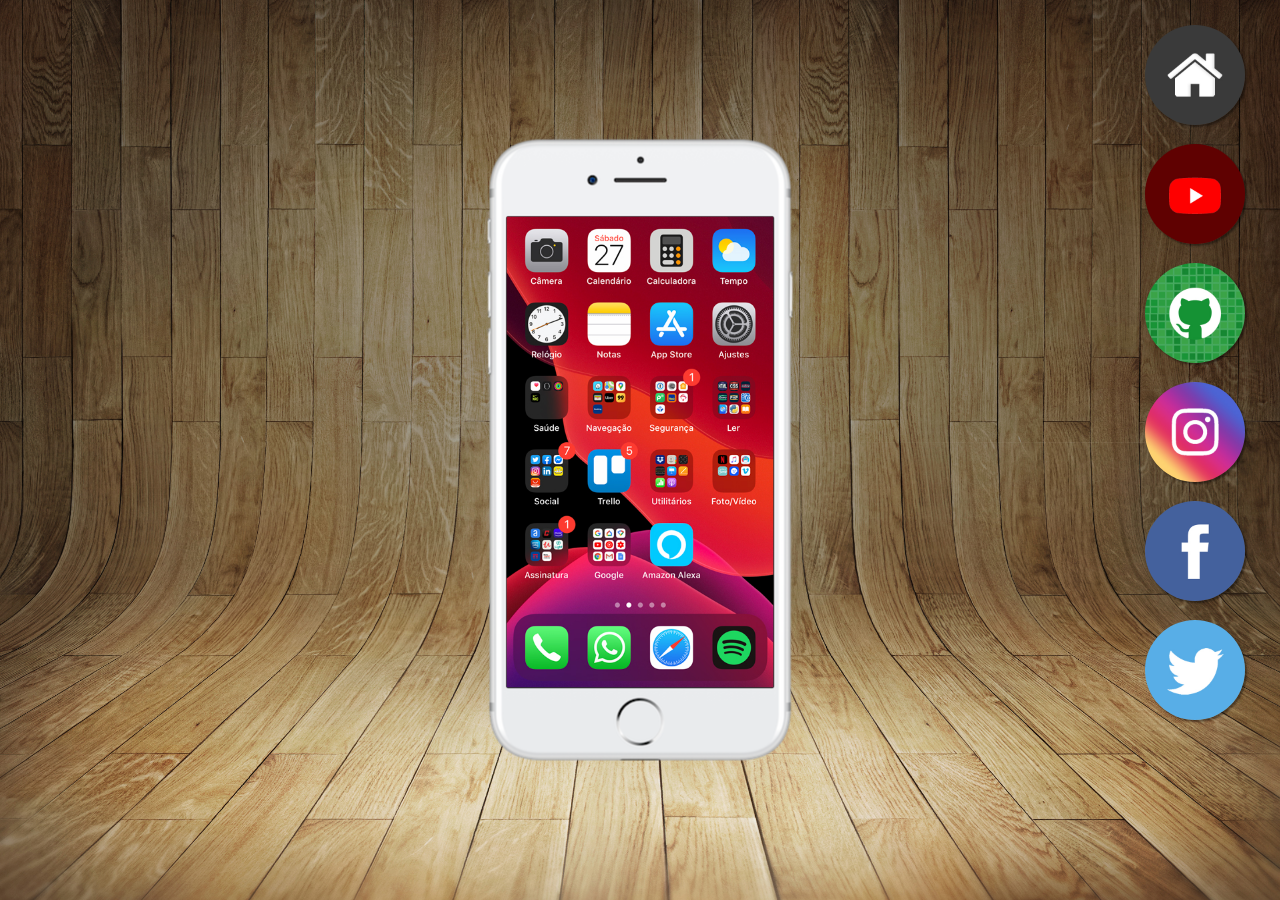
<file: index.html>
<!DOCTYPE html>
<html lang="pt-br">
<head>
    <meta charset="UTF-8">
    <meta http-equiv="X-UA-Compatible" content="IE=edge">
    <meta name="viewport" content="width=device-width, initial-scale=1.0">
    <title>Projeto Redes Sociais</title>
    <link rel="shortcut icon" href="favicon.ico" type="image/x-icon">
    <link rel="stylesheet" href="estilos/style.css">
</head>
<body>
    <main>
        <section id="telefone">
            <iframe src="home.html" frameborder="0" name="tela" id="tela"></iframe>
        </section>
        <section id="redes-sociais">
            <a href="home.html" target="tela"><img src="imagens/logo-home.jpg" alt="Home"></a>
            <br>
            <a href="youtube.html" target="tela"><img src="imagens/logo-youtube.jpg" alt="YouTube"></a>
            <br>
            <a href="github.html" target="tela"><img src="imagens/logo-github.jpg" alt="Instragram"></a>
            <br>
            <a href="instagram.html" target="tela"><img src="imagens/logo-instagram.jpg" alt="GitHub"></a>
            <br>
            <a href="facebook.html" target="tela"><img src="imagens/logo-facebook.jpg" alt="Facebook"></a>
            <br>
            <a href="twitter.html" target="tela"><img src="imagens/logo-twitter.jpg" alt="Twitter"></a>
        </section>
    </main>
</body>
</html>
</file>
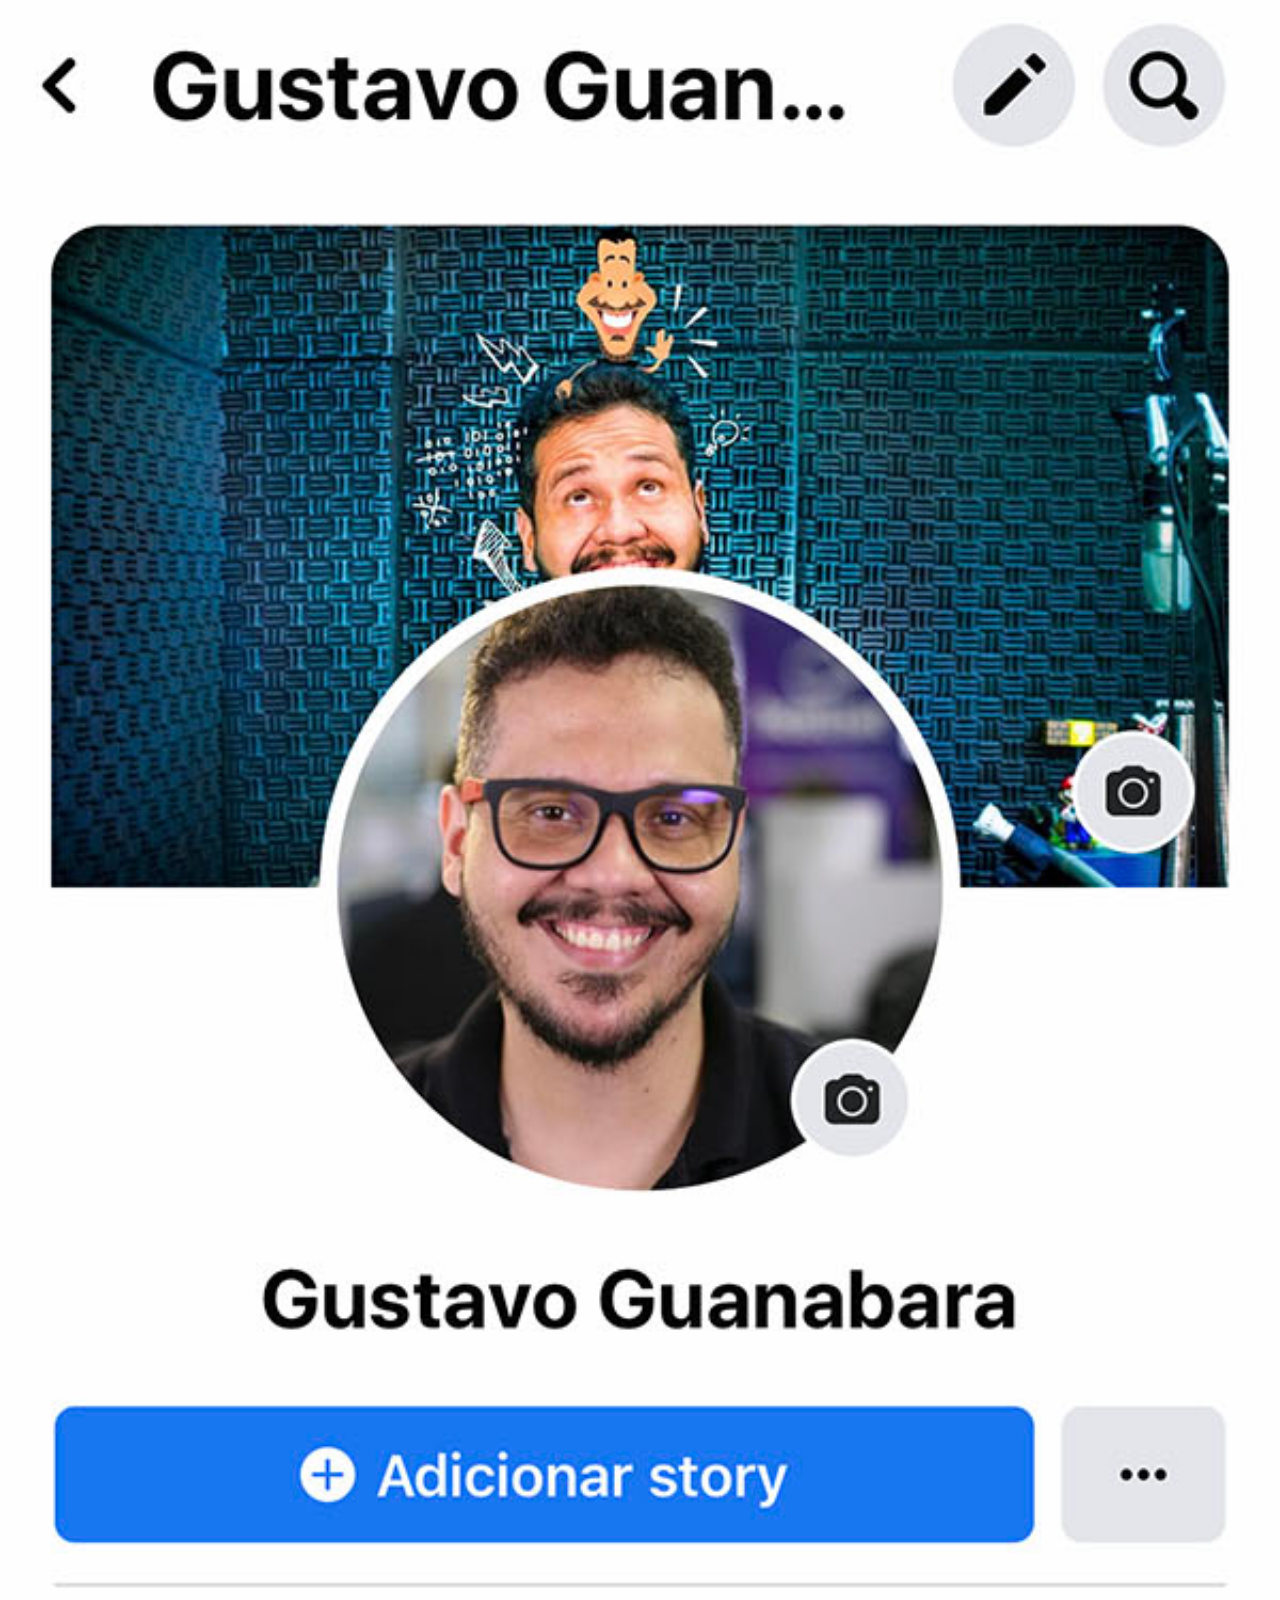
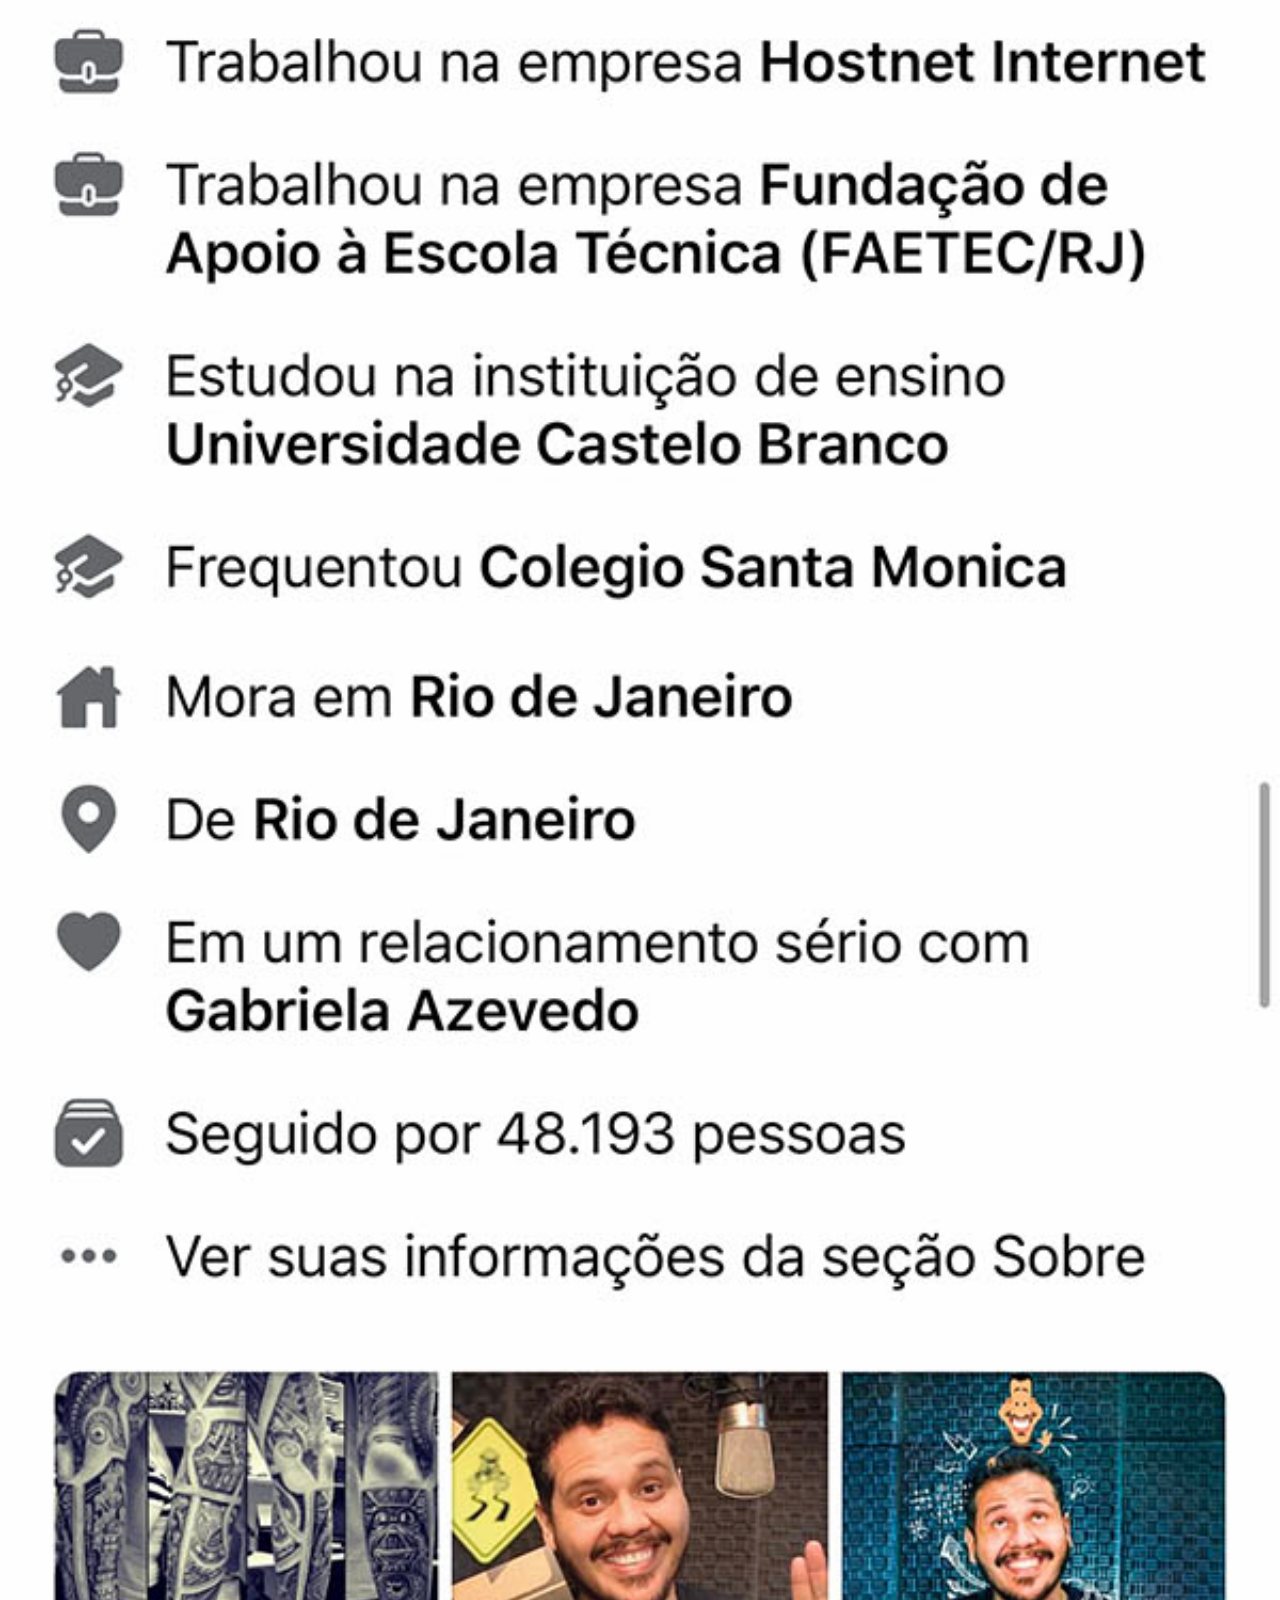
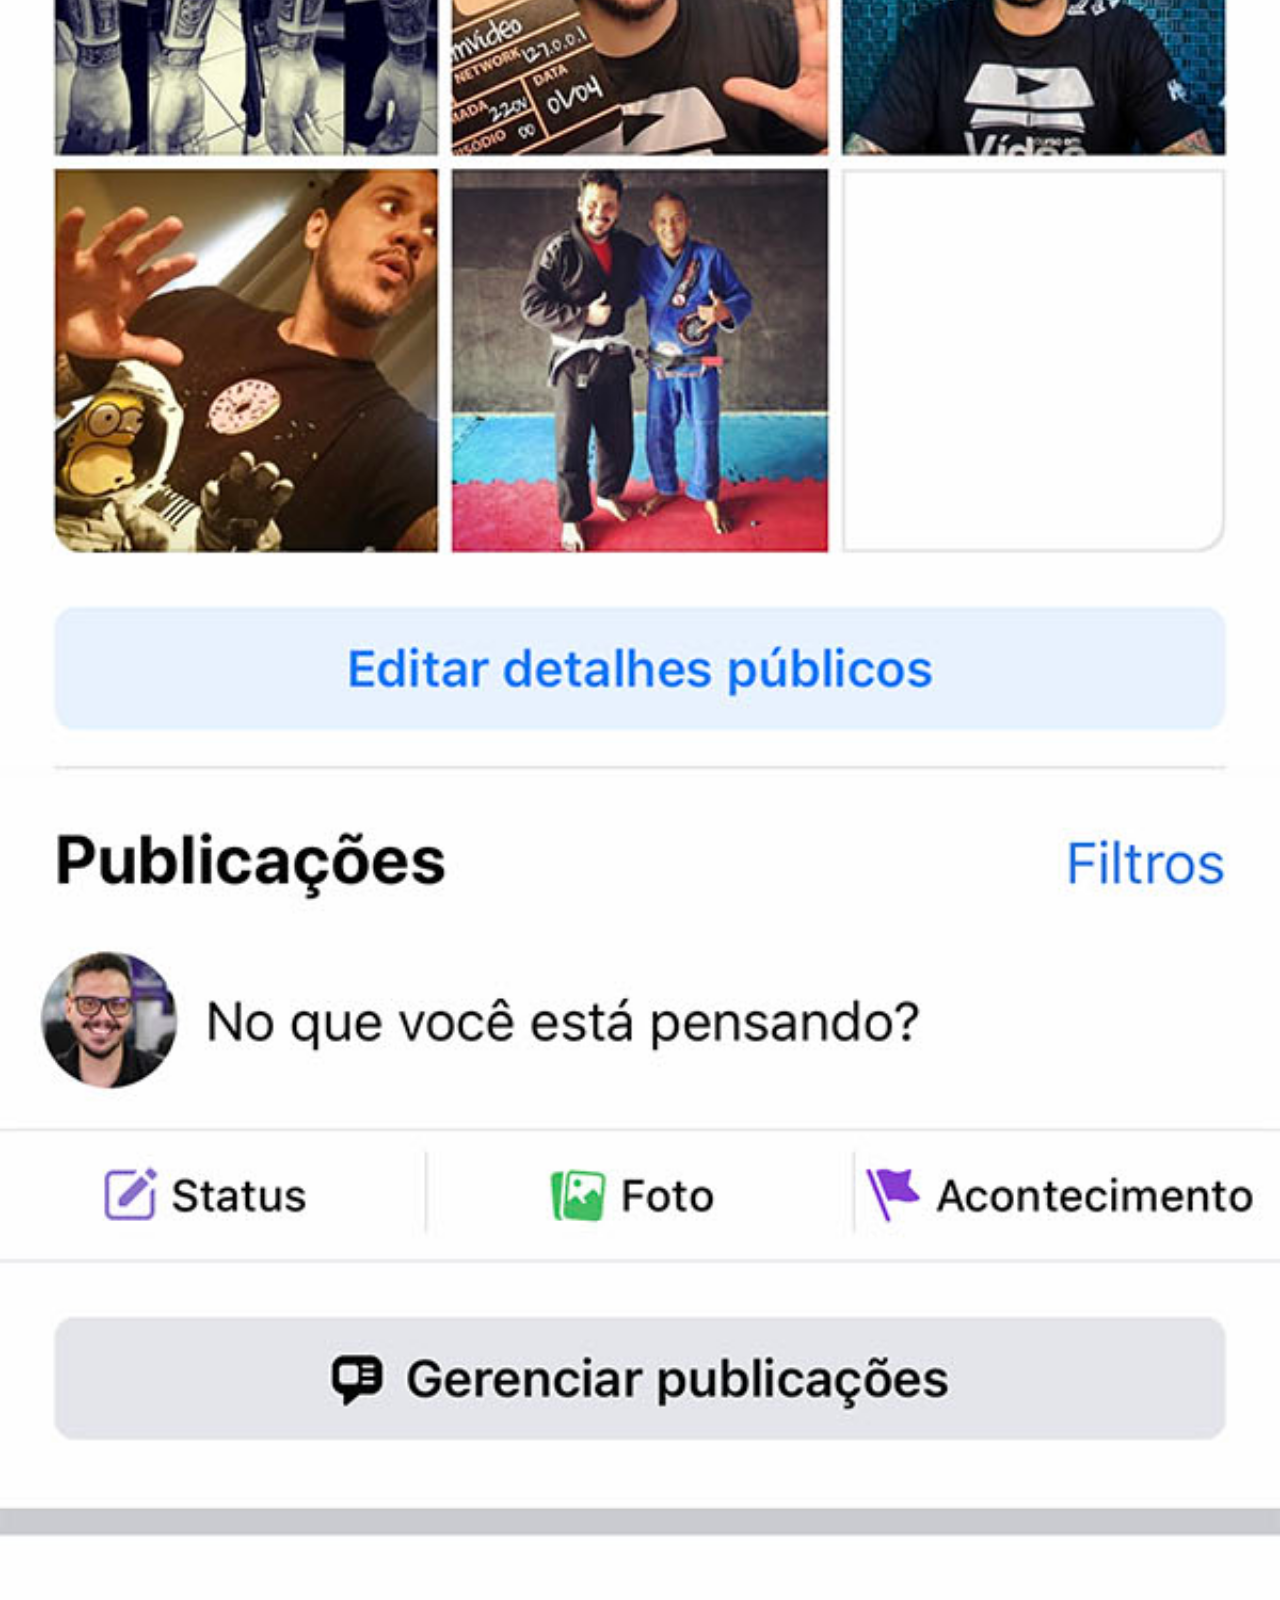
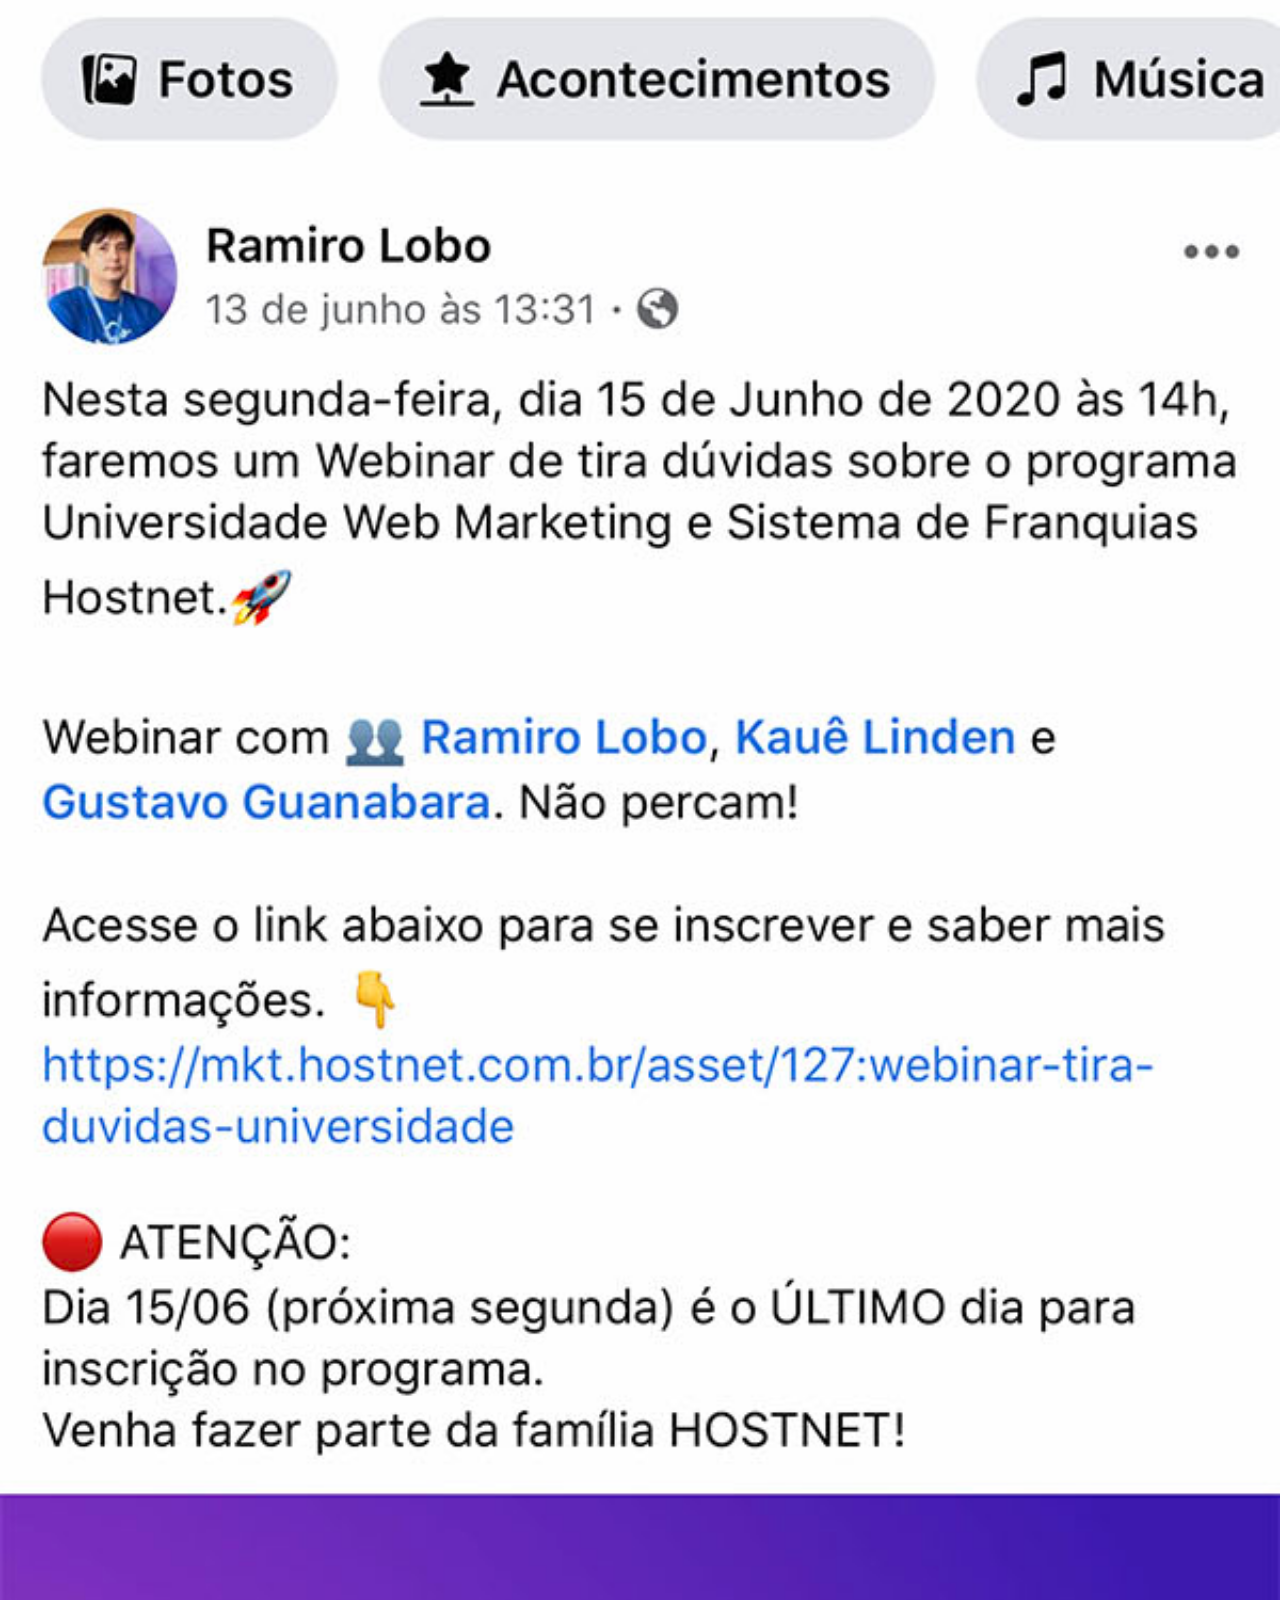
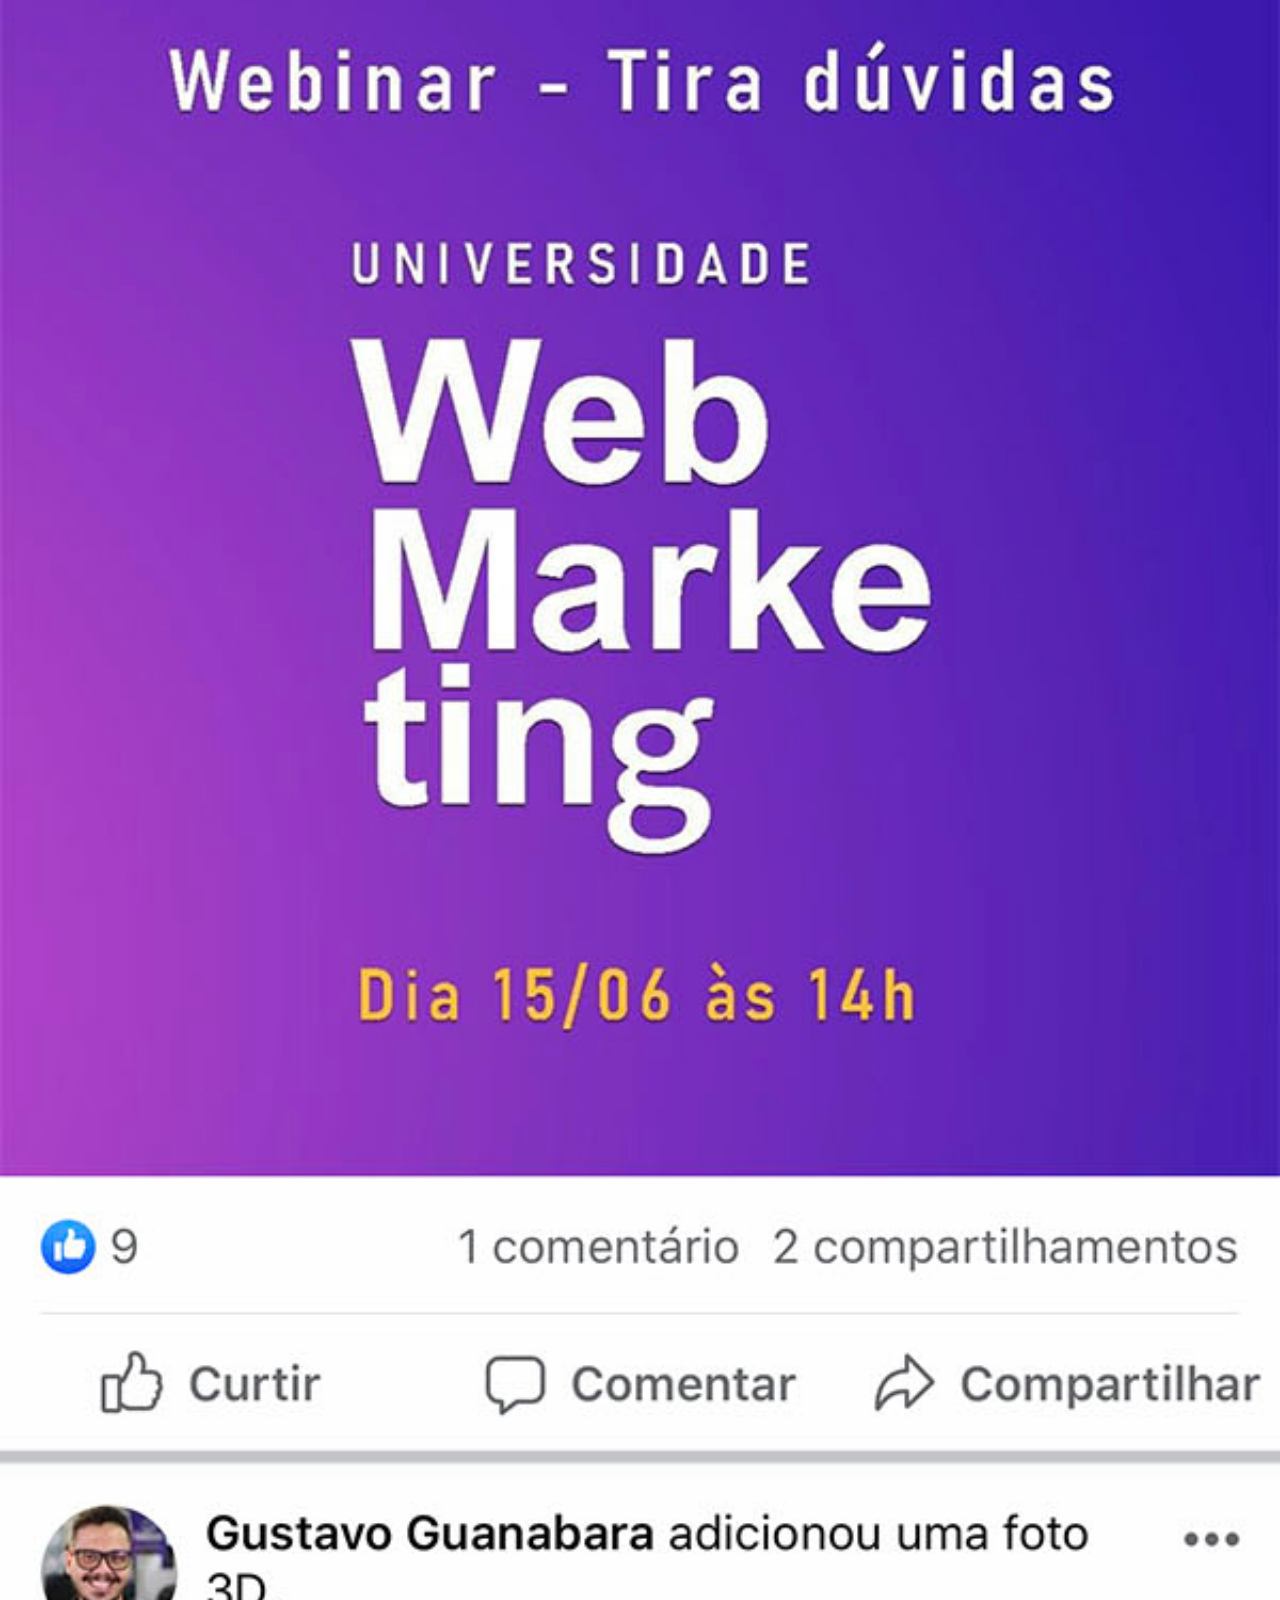
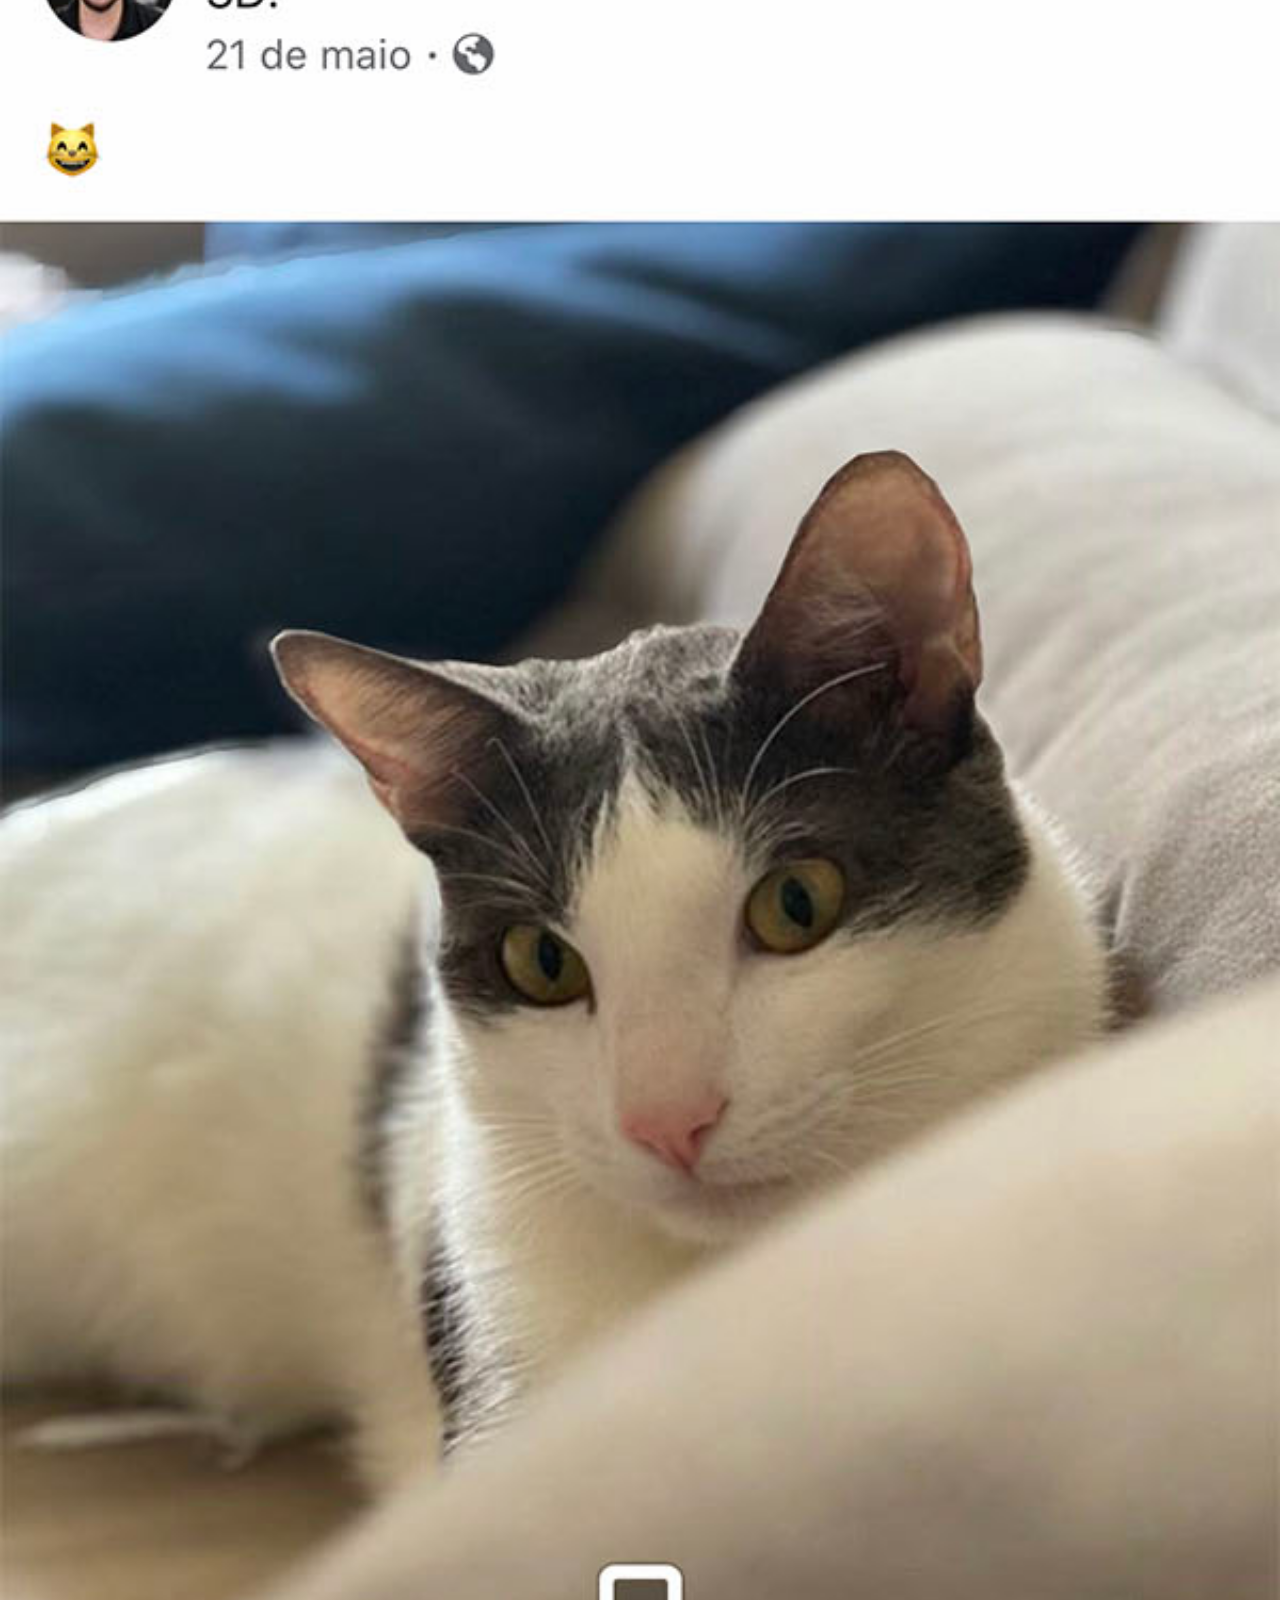
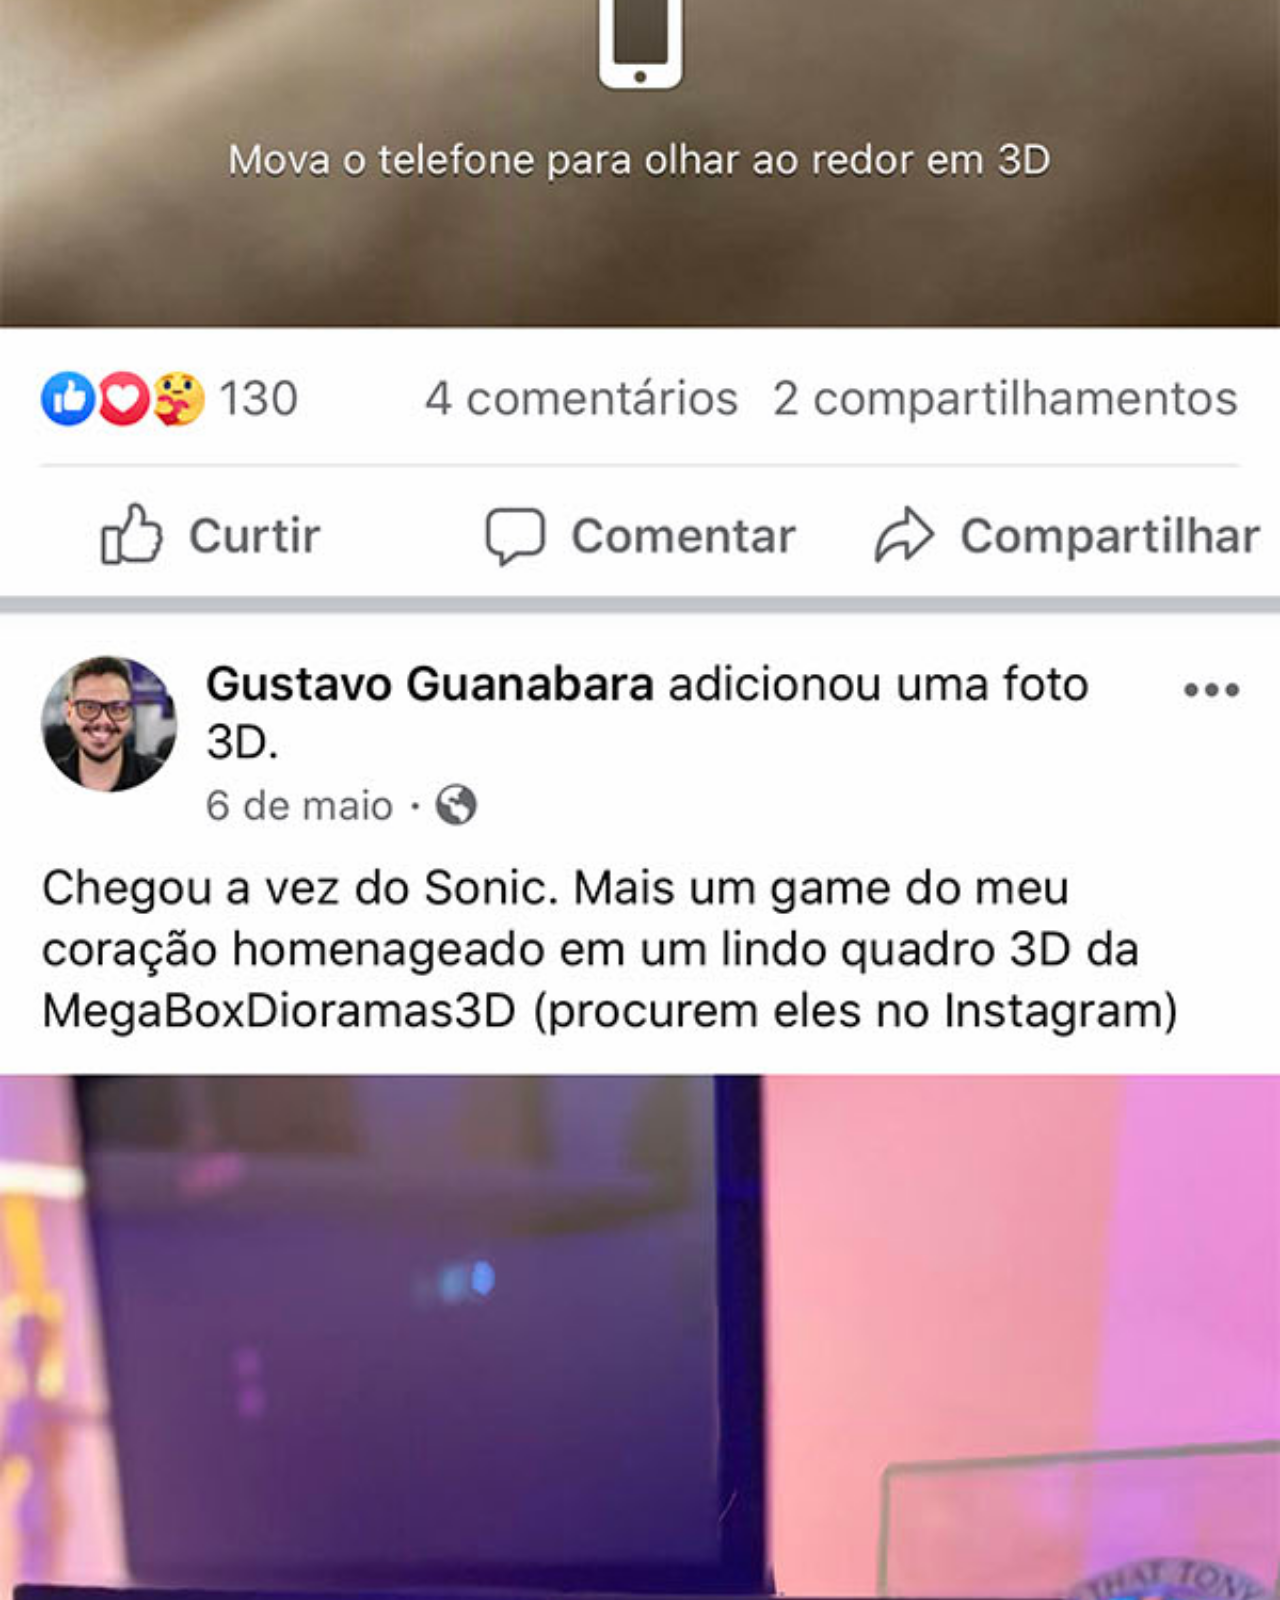
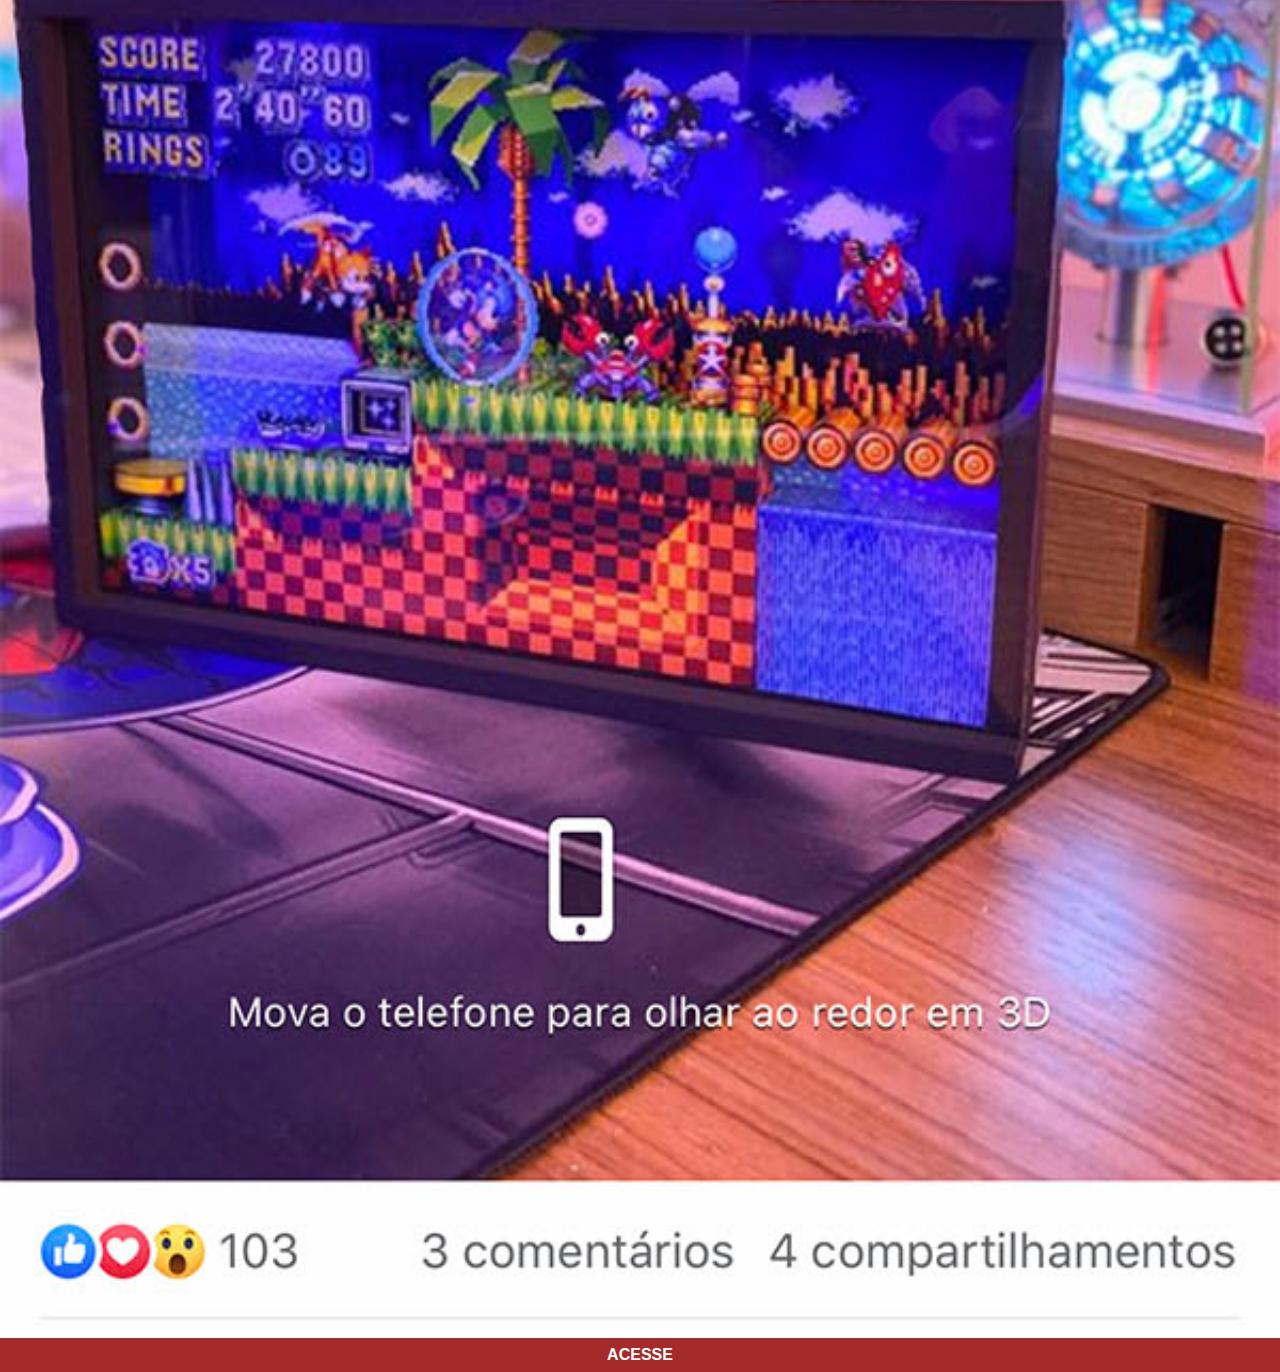
<file: facebook.html>
<!DOCTYPE html>
<html lang="pt-br">
<head>
    <meta charset="UTF-8">
    <meta http-equiv="X-UA-Compatible" content="IE=edge">
    <meta name="viewport" content="width=device-width, initial-scale=1.0">
    <title>Facebook</title>
    <link rel="stylesheet" href="estilos/social.css">
</head>
<body>
    <img src="imagens/tela-facebook.jpg" alt="">
    <a href="https://facebook.com" target="_blank">ACESSE</a>
</body>
</html>
</file>
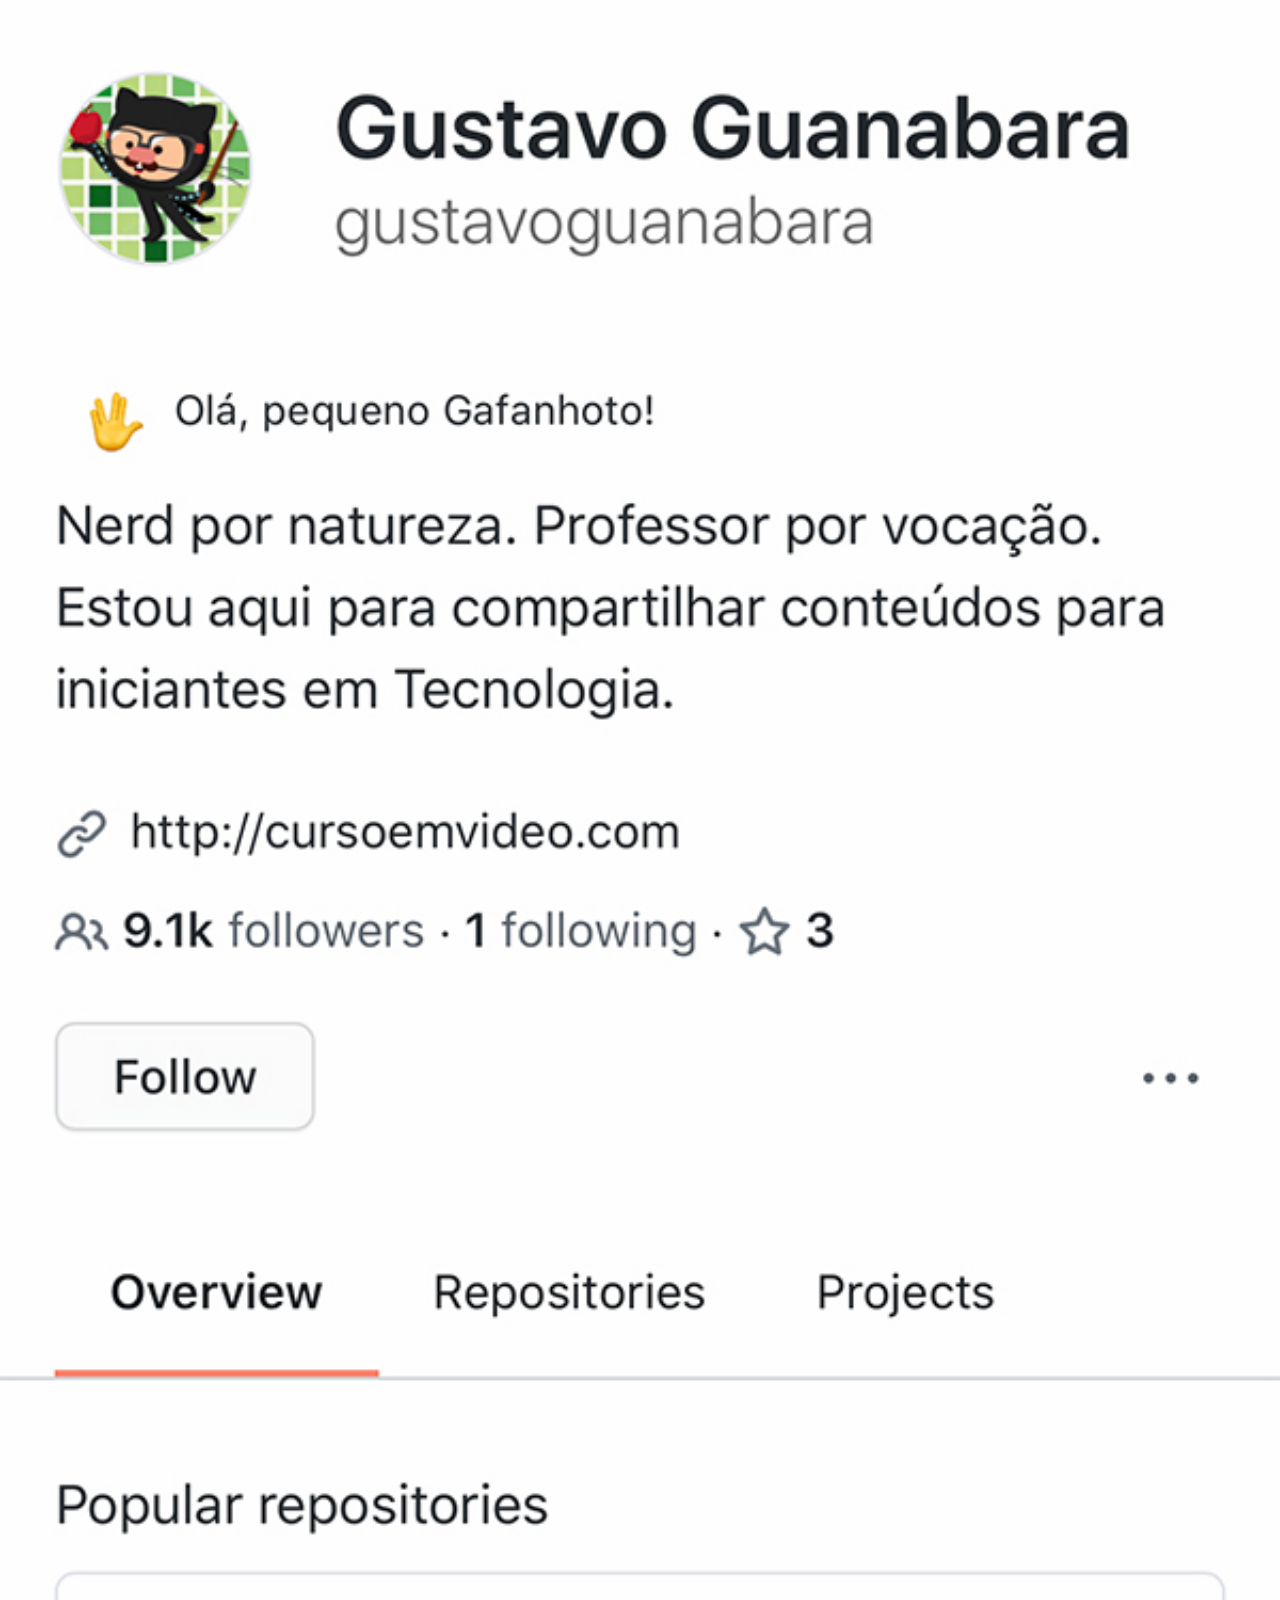
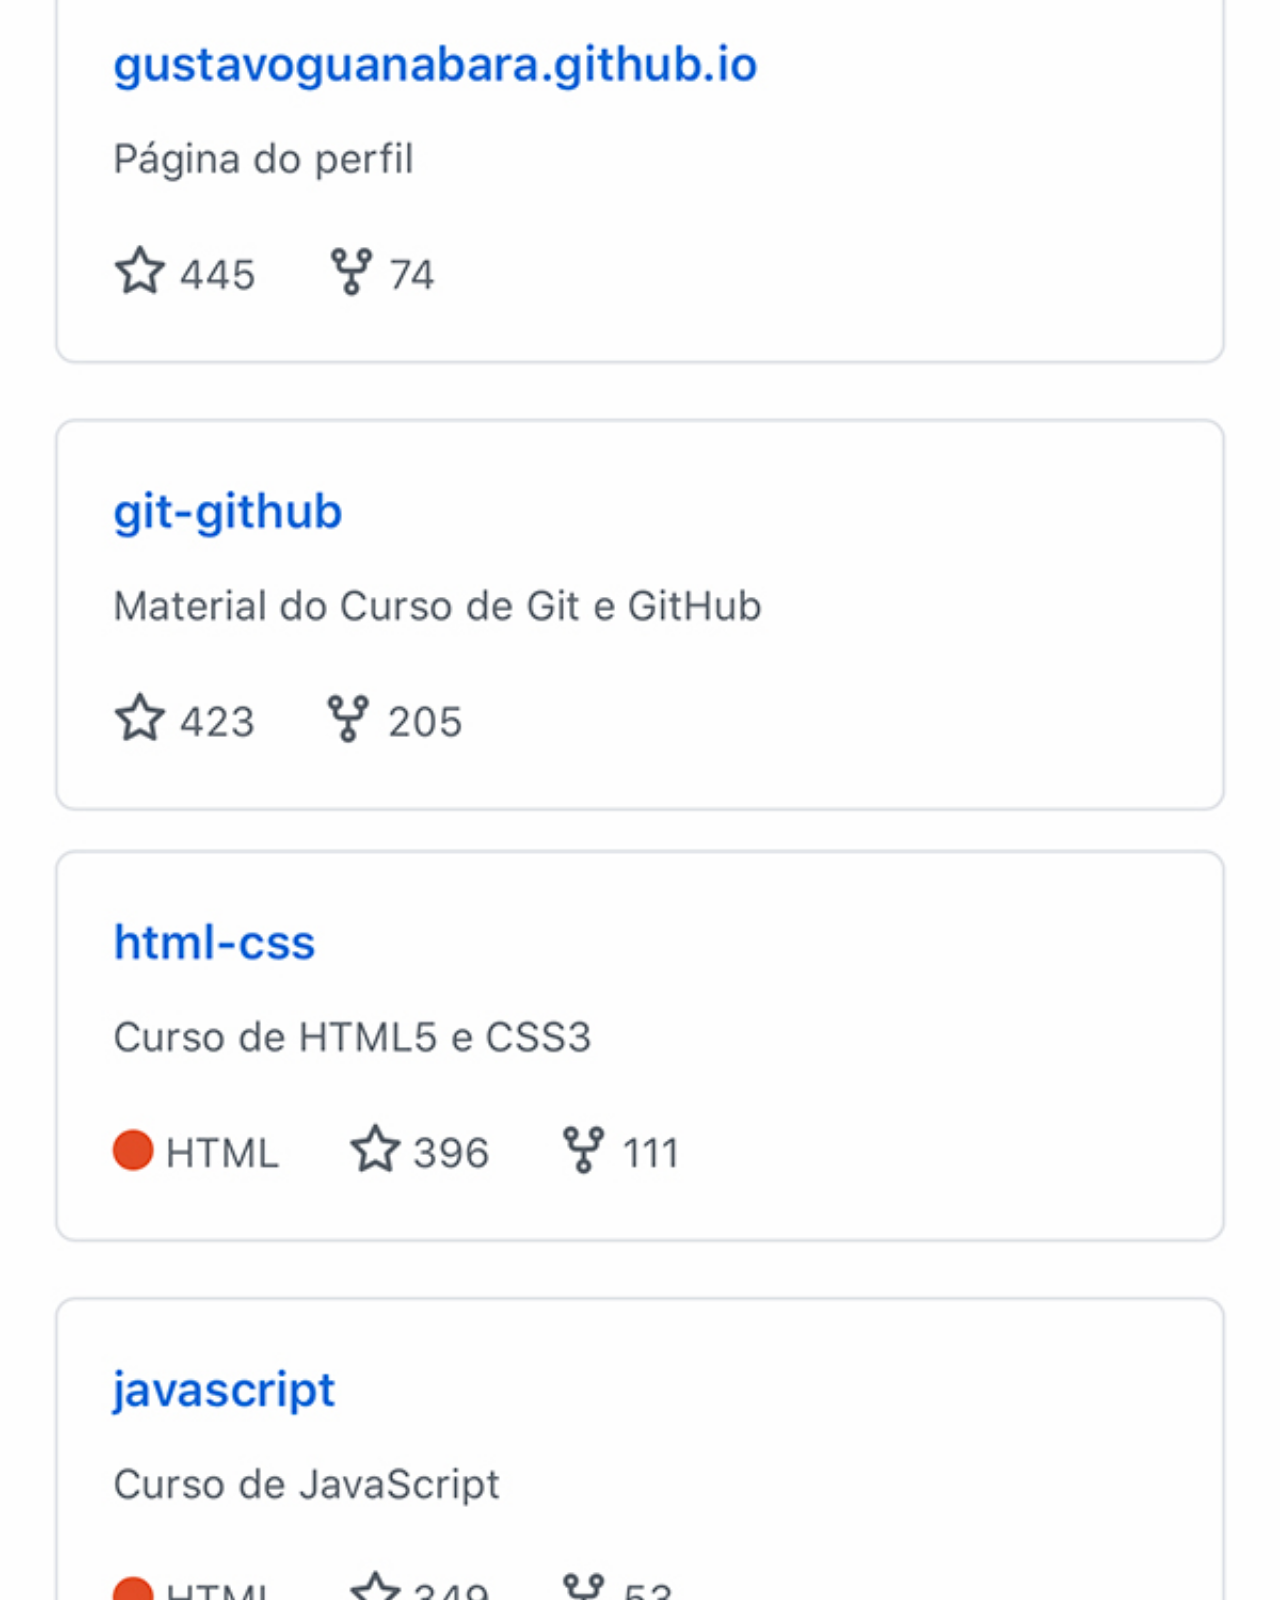
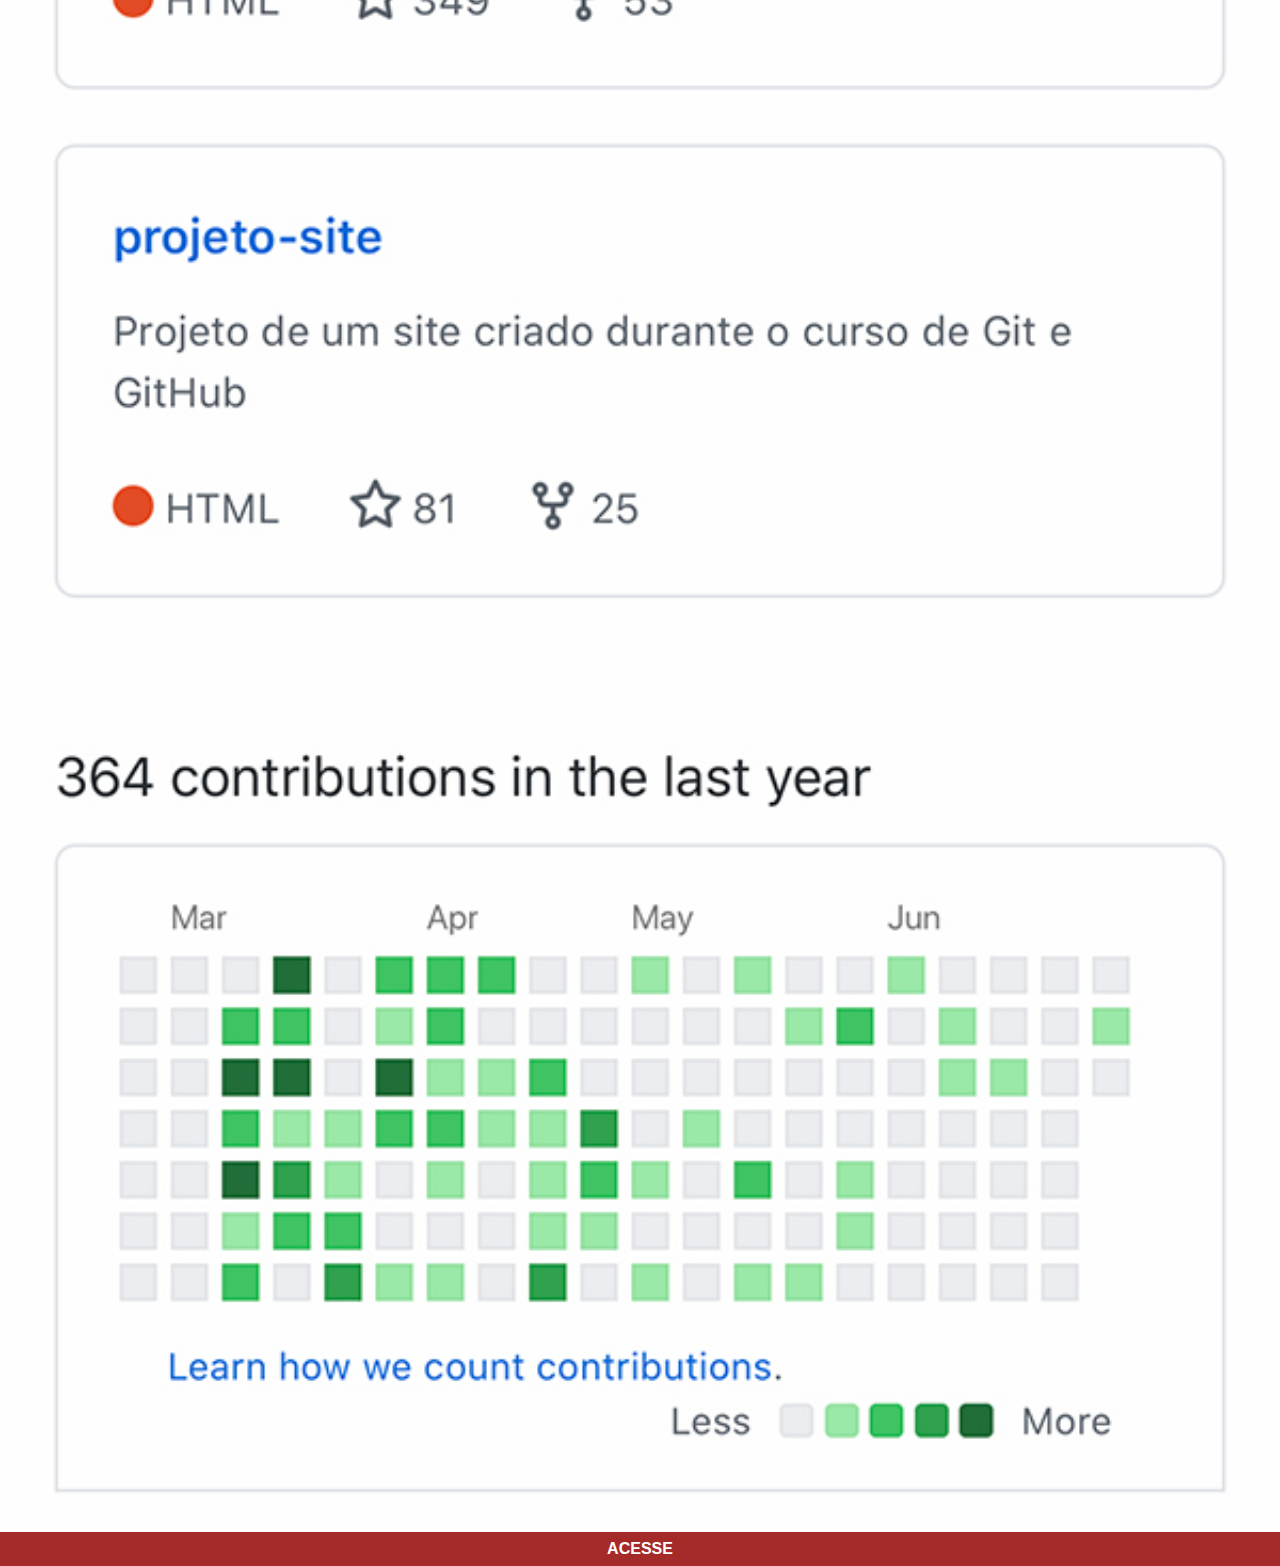
<file: github.html>
<!DOCTYPE html>
<html lang="pt-br">
<head>
    <meta charset="UTF-8">
    <meta http-equiv="X-UA-Compatible" content="IE=edge">
    <meta name="viewport" content="width=device-width, initial-scale=1.0">
    <title>Github</title>
    <link rel="stylesheet" href="estilos/social.css">
</head>
<body>
    <img src="imagens/tela-github.jpg" alt="">
    <a href="https://github.com" target="_blank">ACESSE</a>
</body>
</html>
</file>
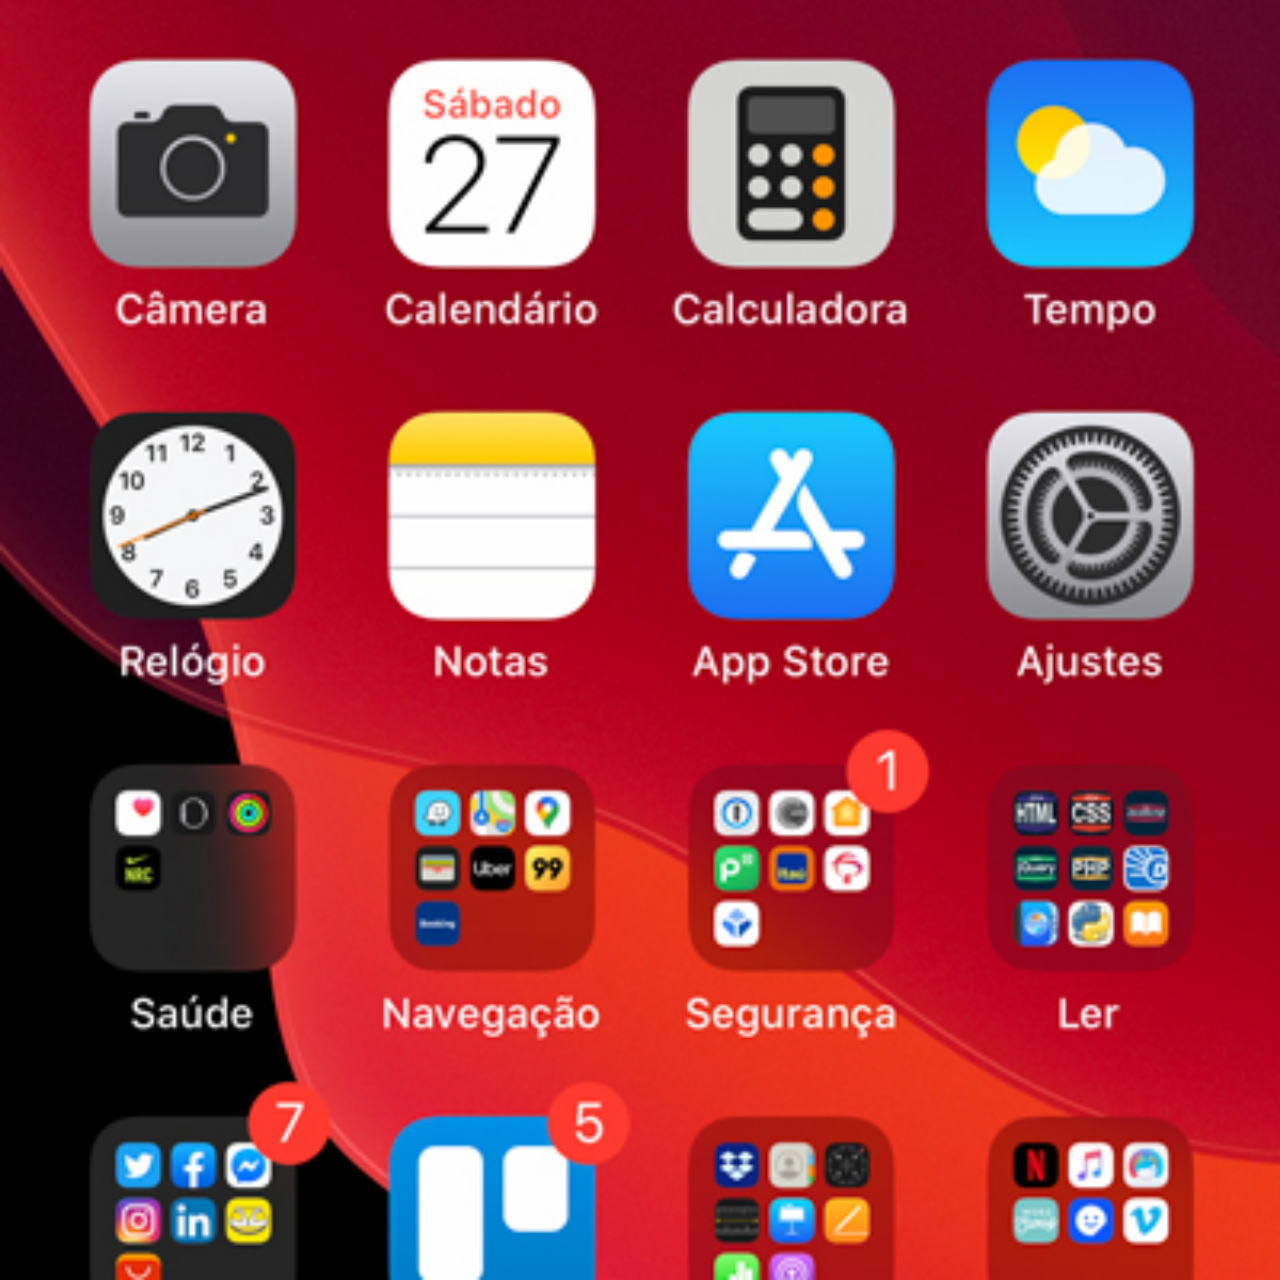
<file: home.html>
<!DOCTYPE html>
<html lang="pt-br">
<head>
    <meta charset="UTF-8">
    <meta http-equiv="X-UA-Compatible" content="IE=edge">
    <meta name="viewport" content="width=device-width, initial-scale=1.0">
    <title>Home</title>
    <style>
        *{
            padding: 0;
            margin: 0;
        }

        body{
            width: 100vw;
            height: 100vw;
            background: black url('imagens/tela-home.jpg') no-repeat top center;
            background-size: cover;
        }
    </style>
</head>
<body>
    
</body>
</html>
</file>
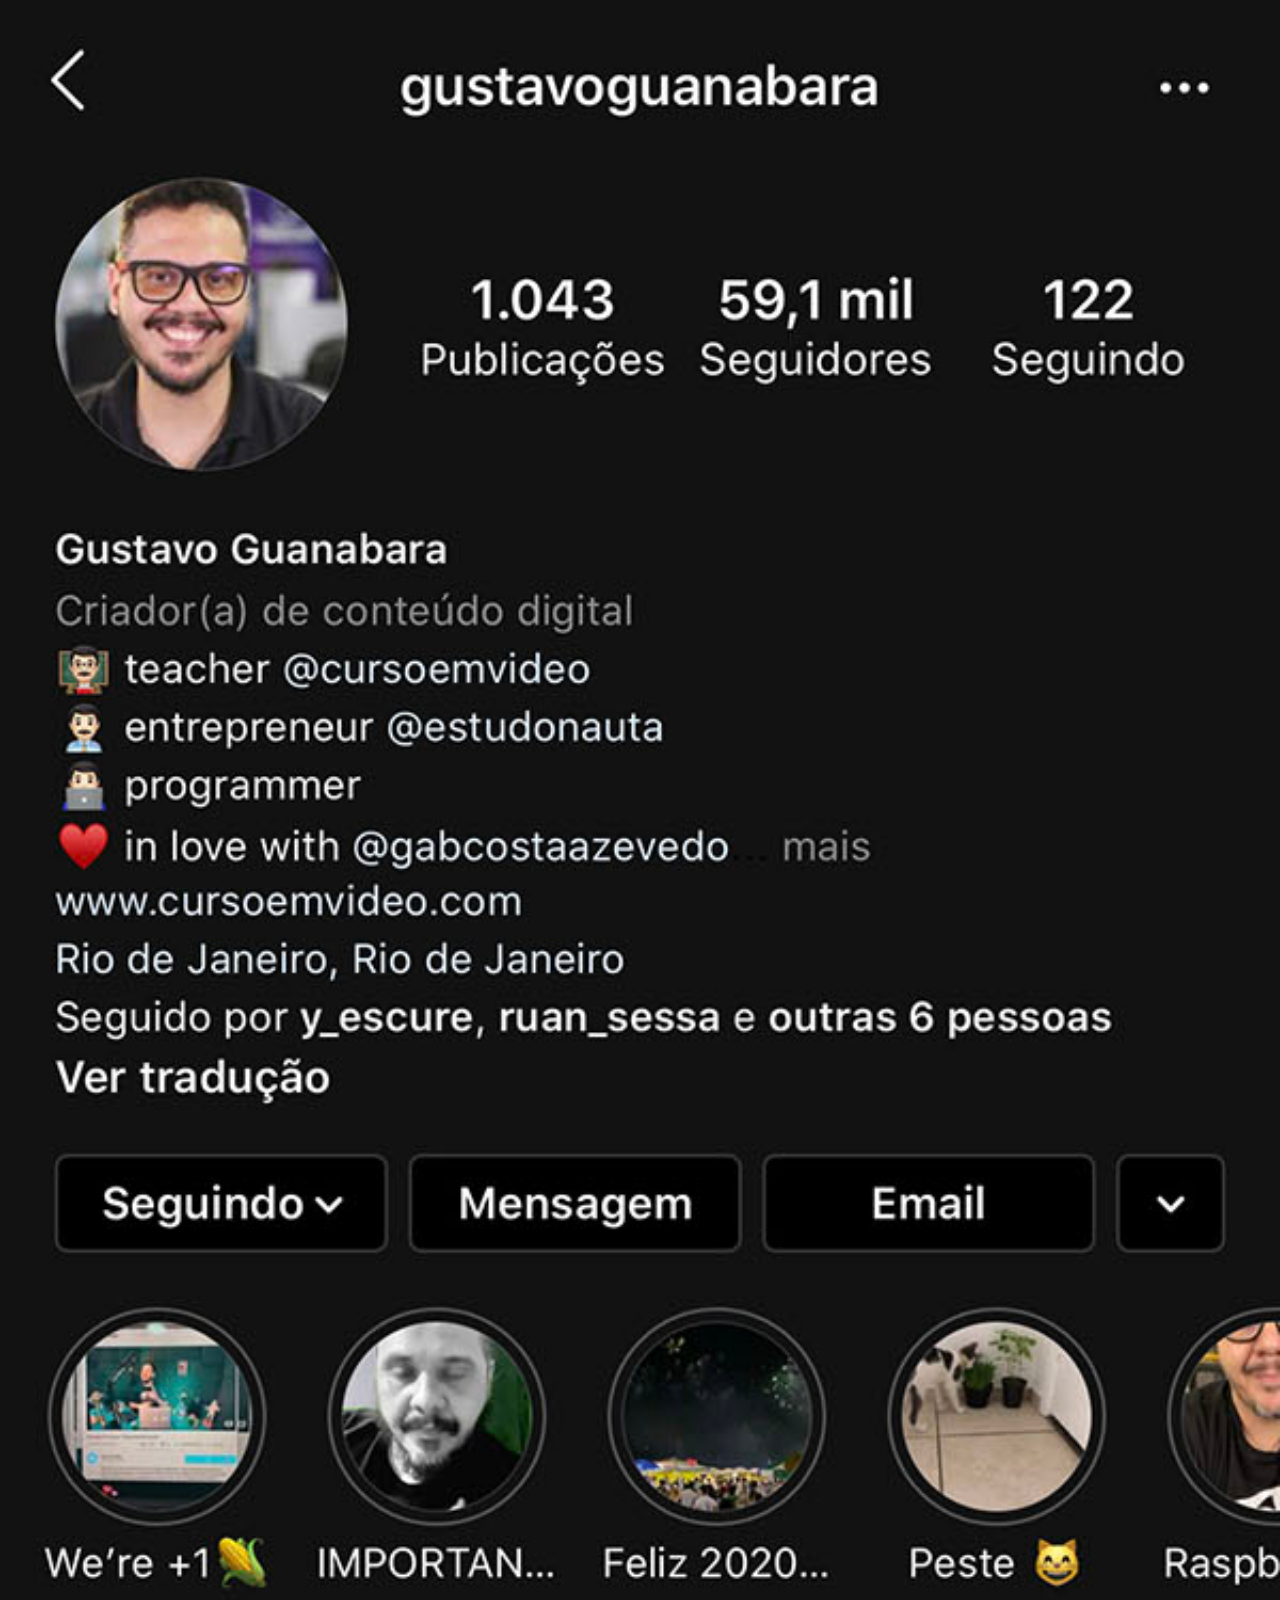
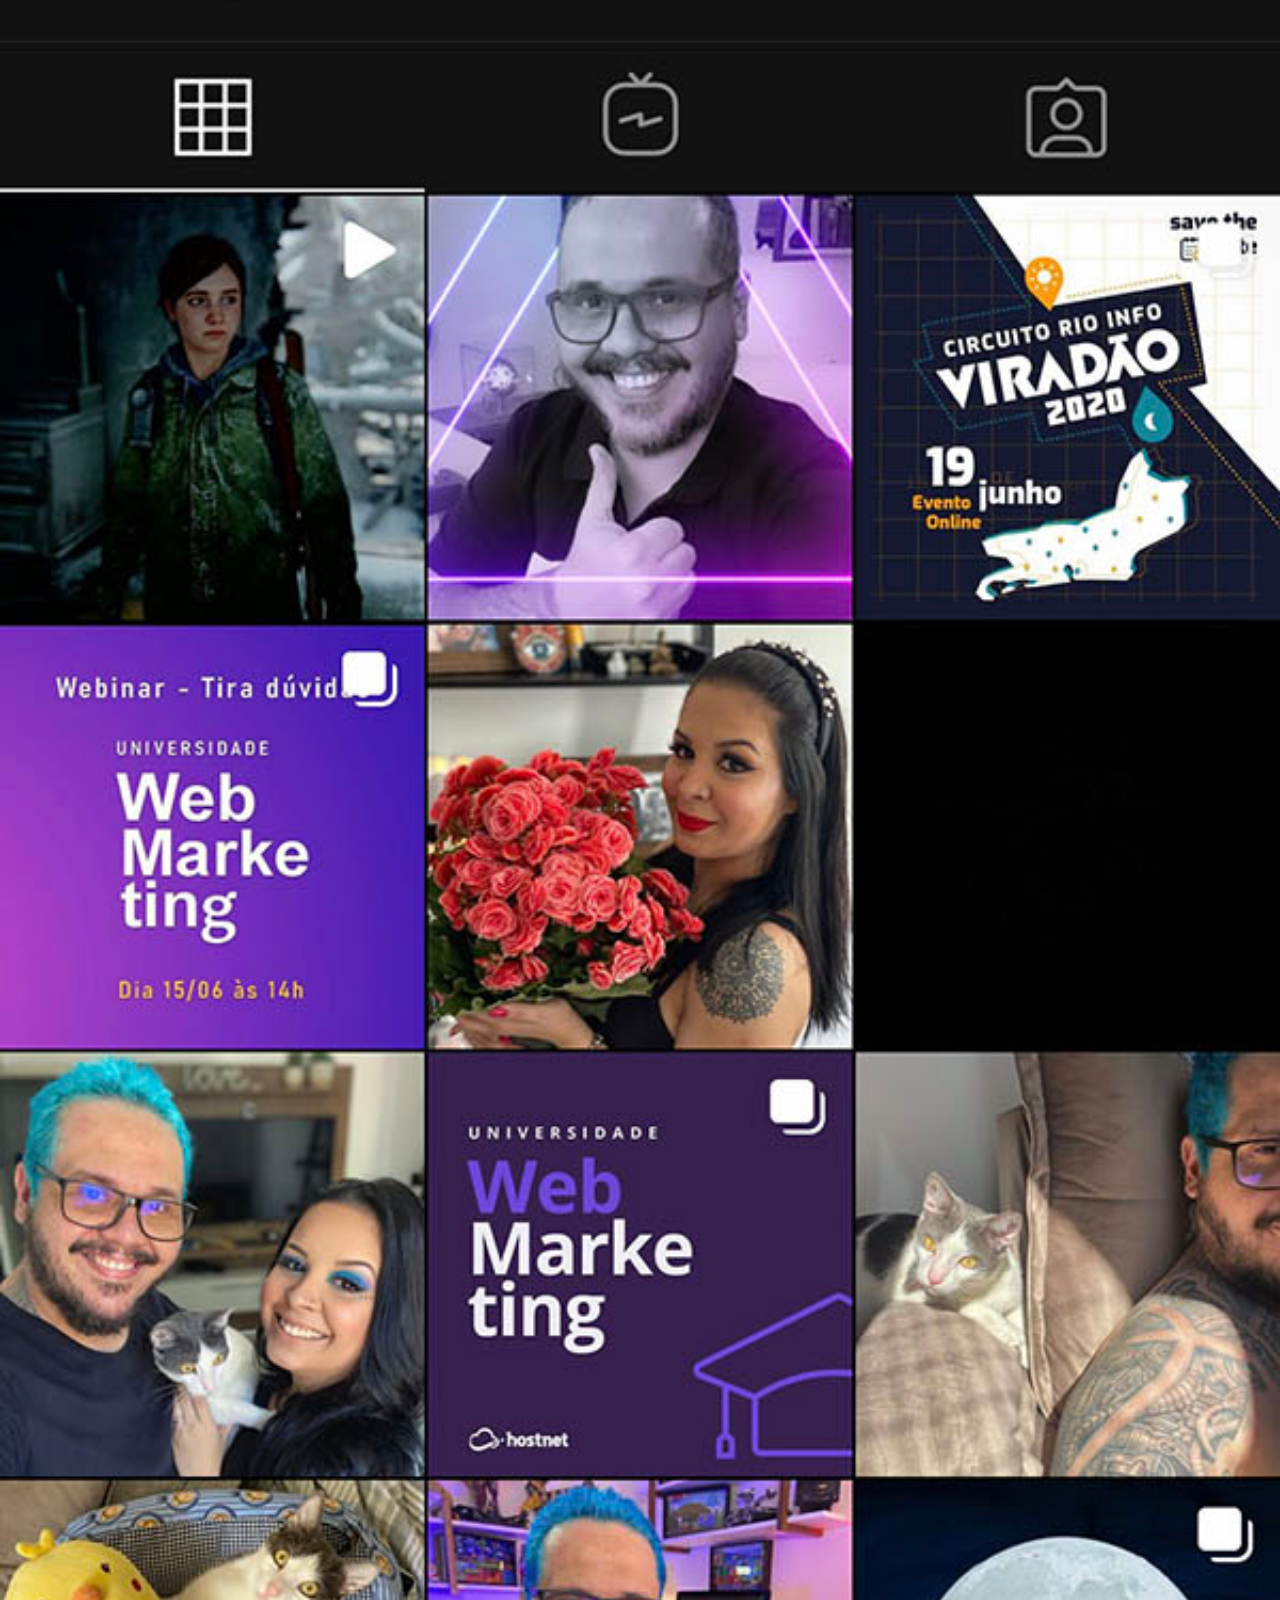
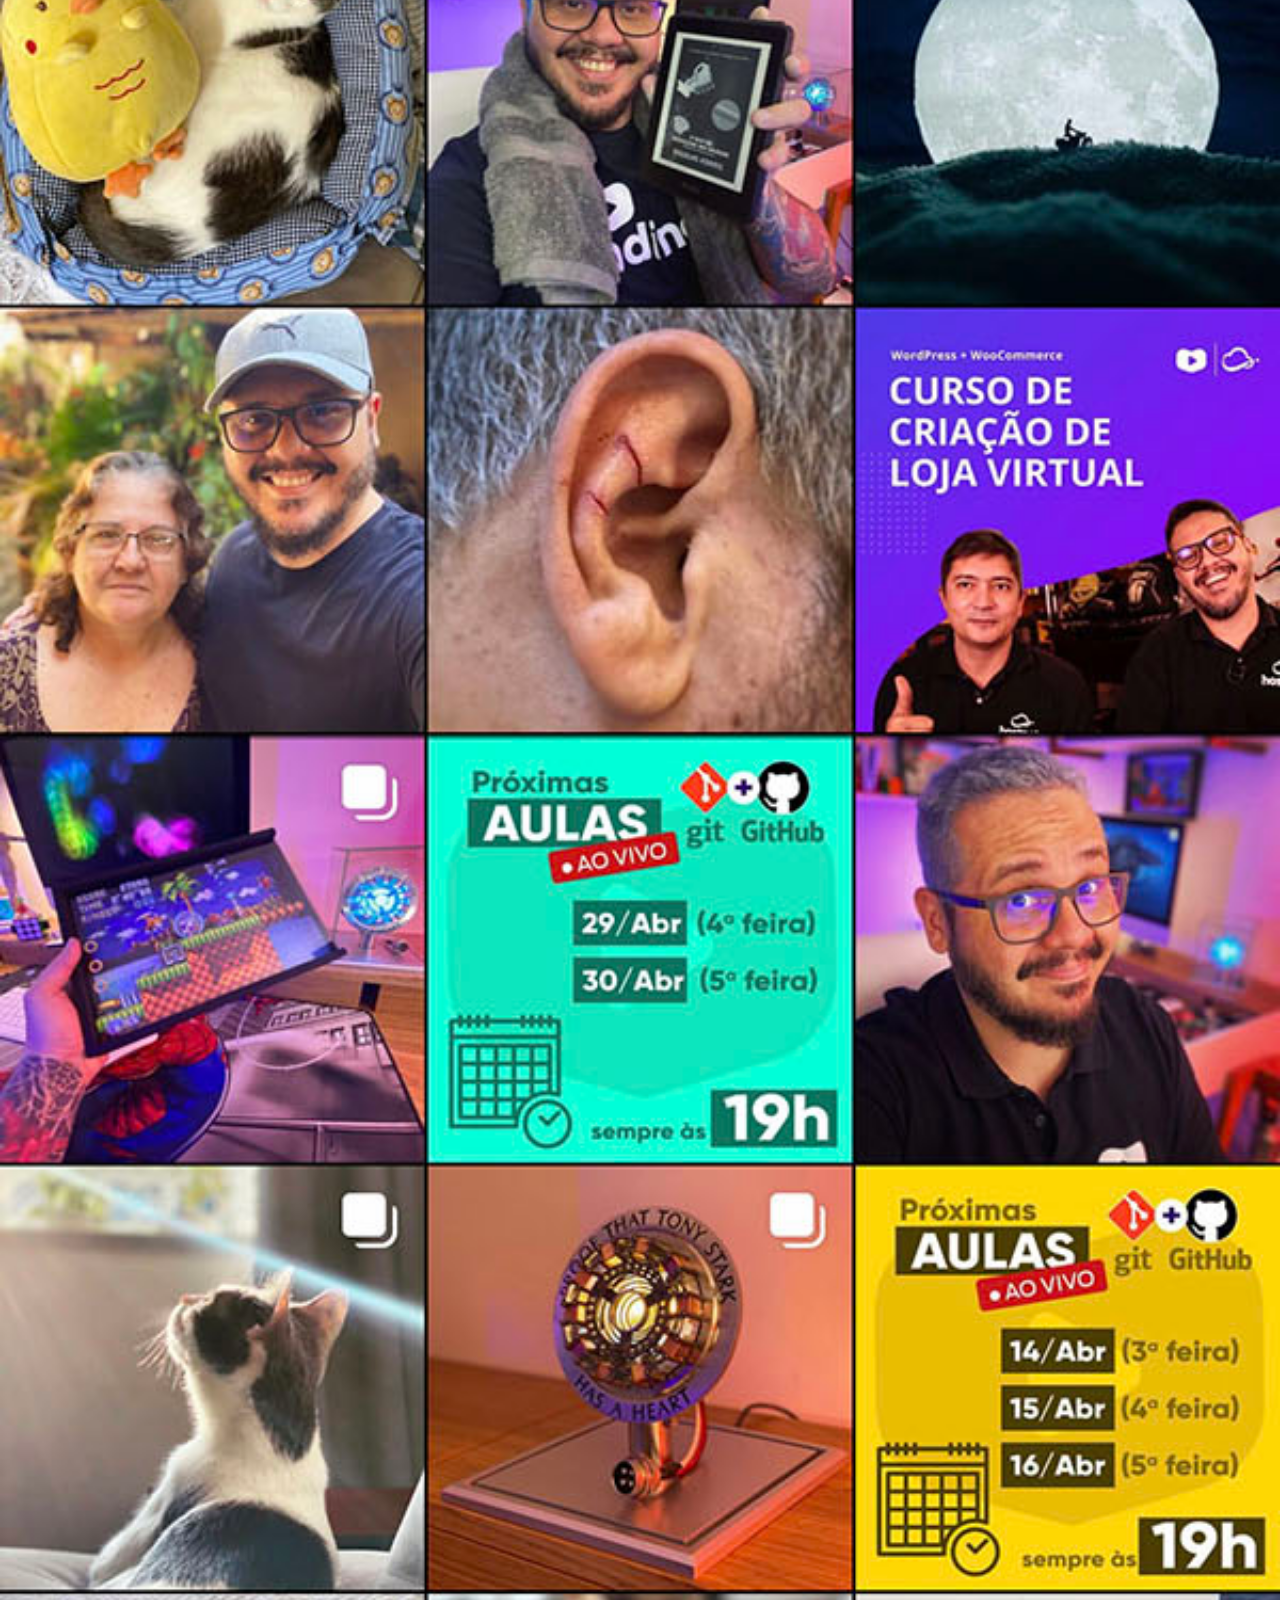
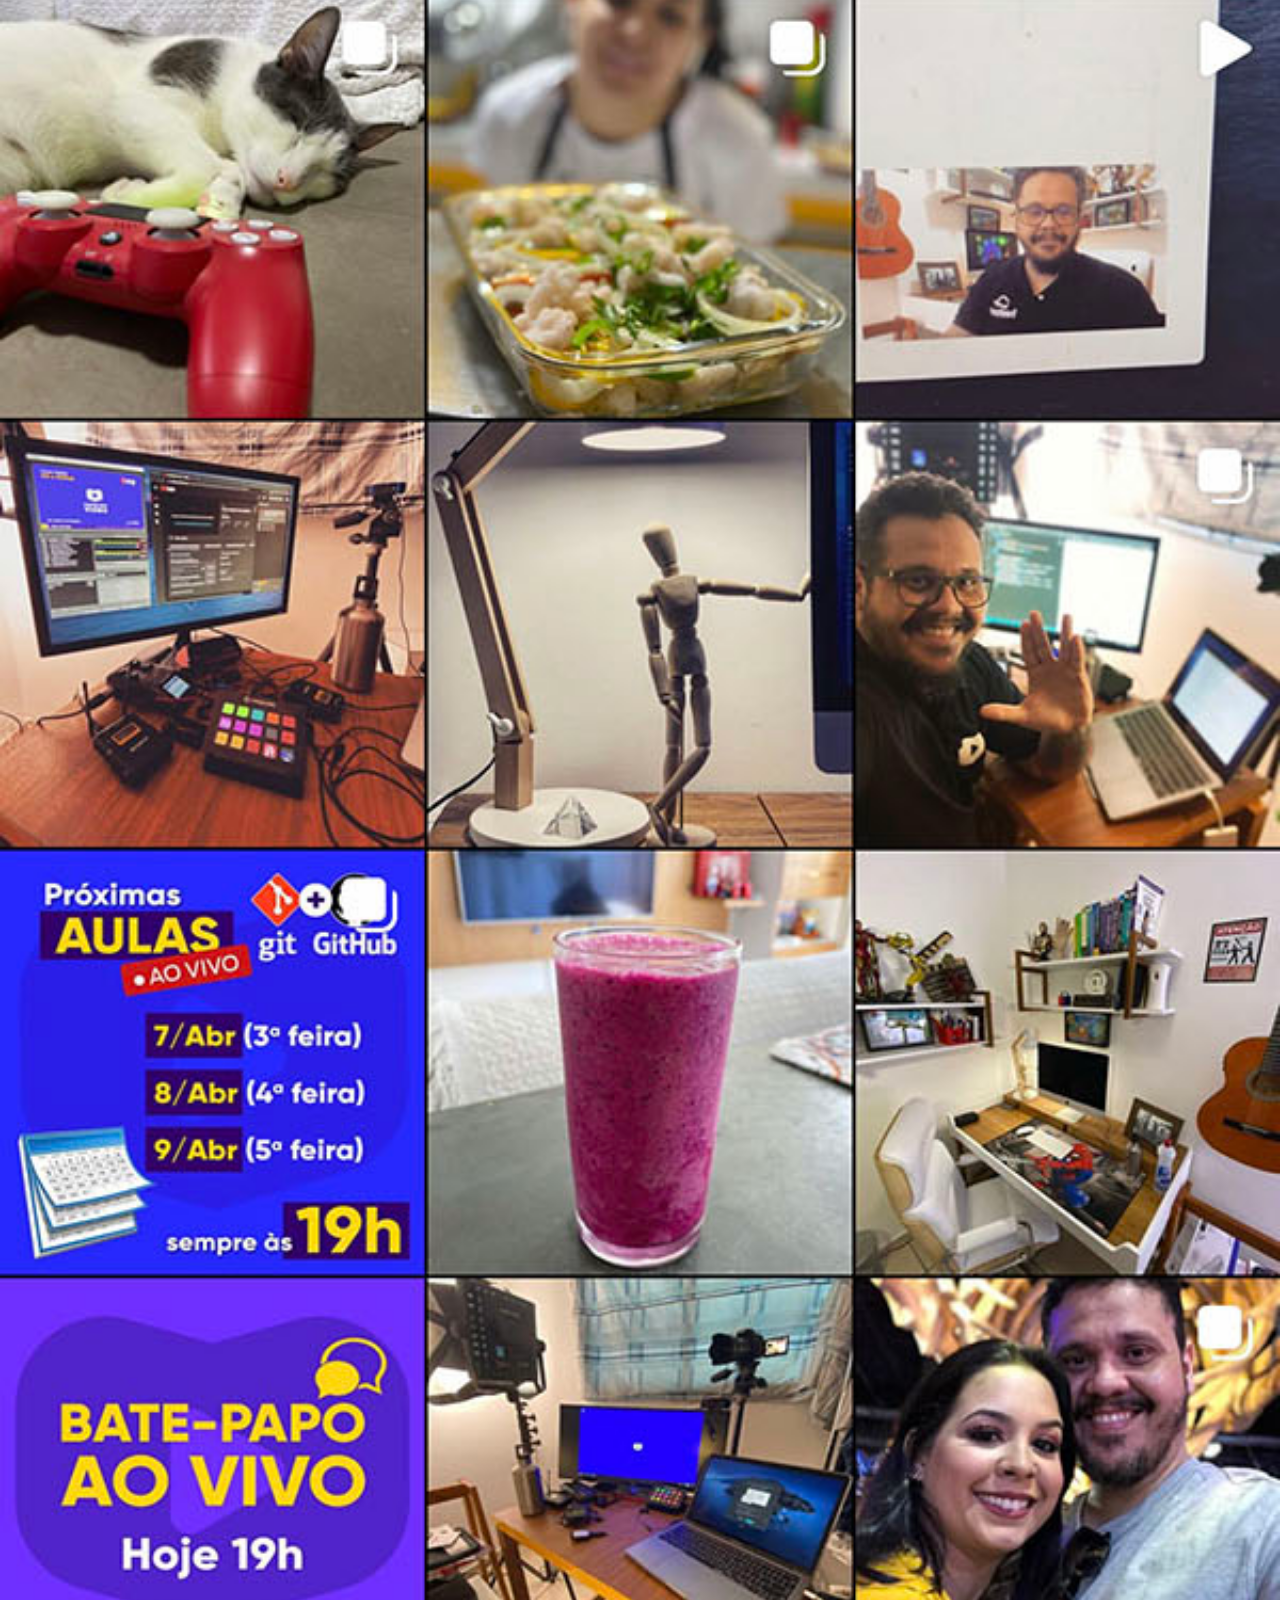
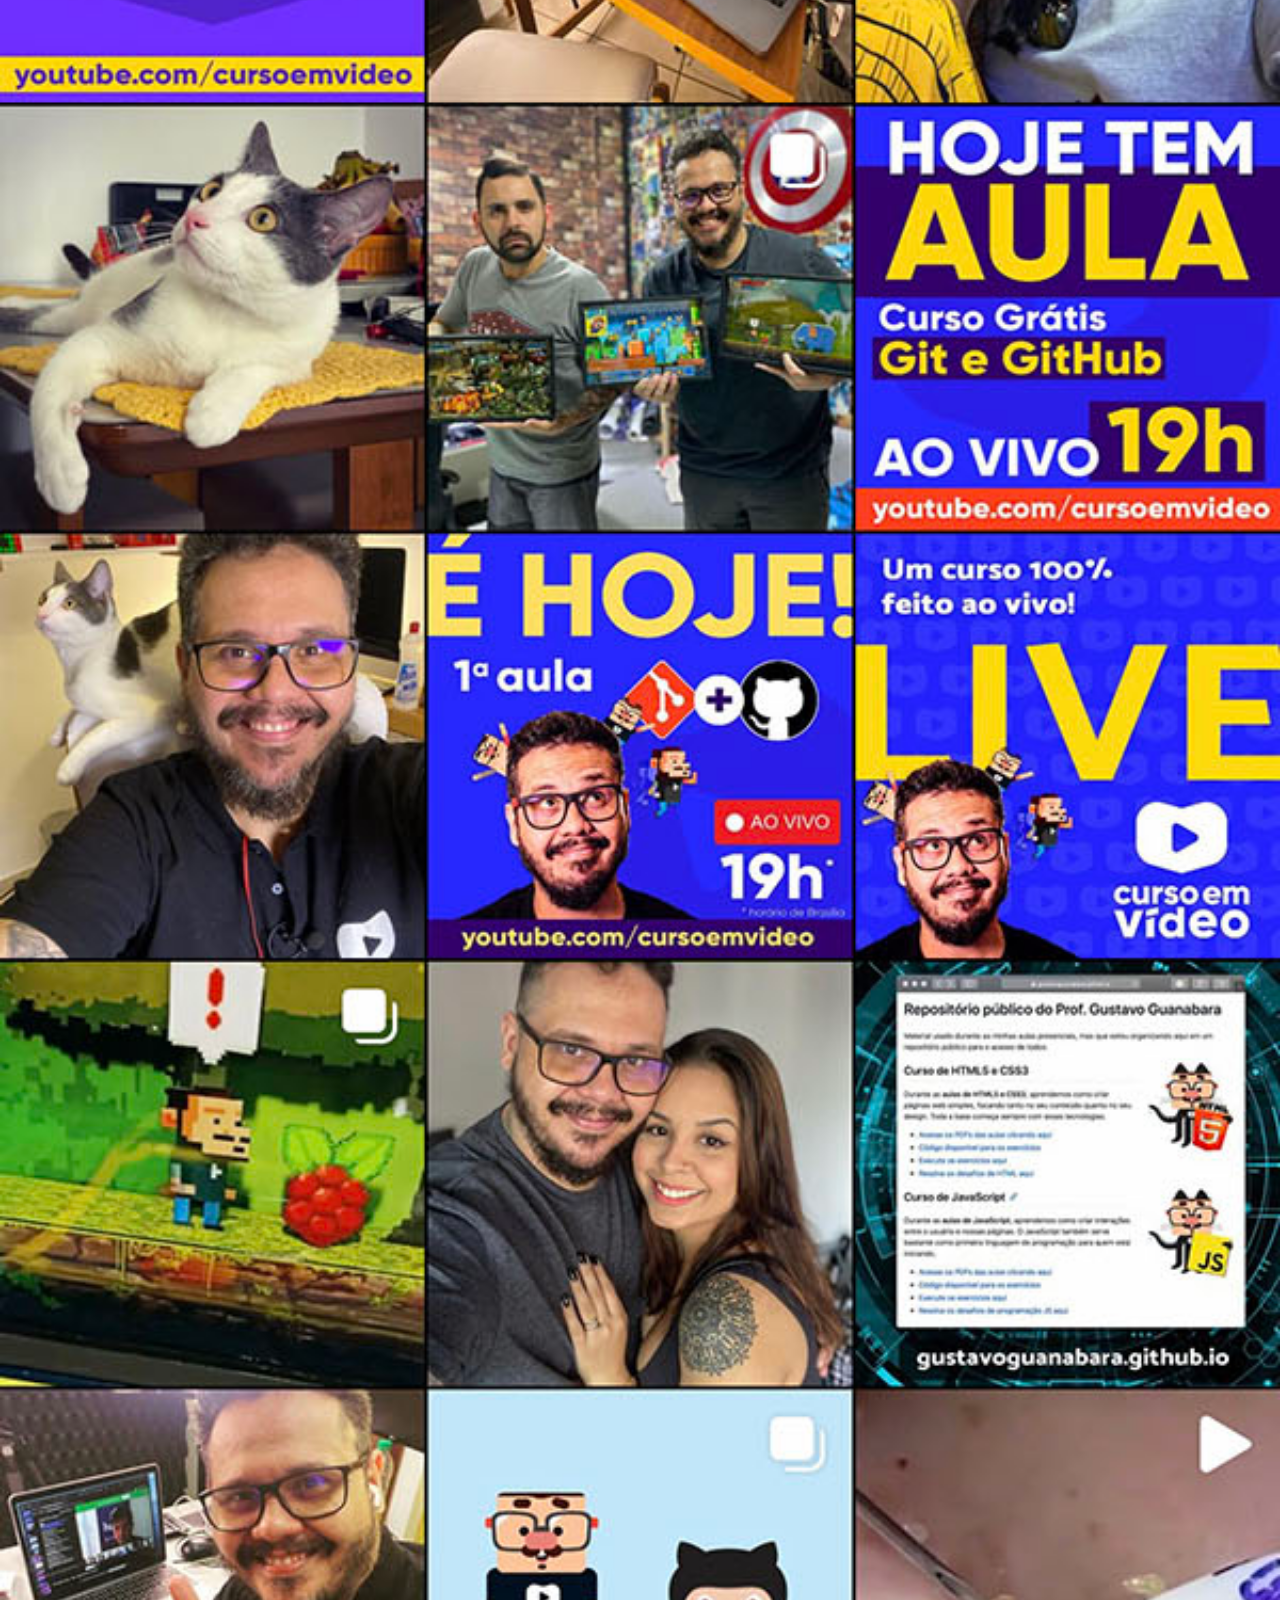
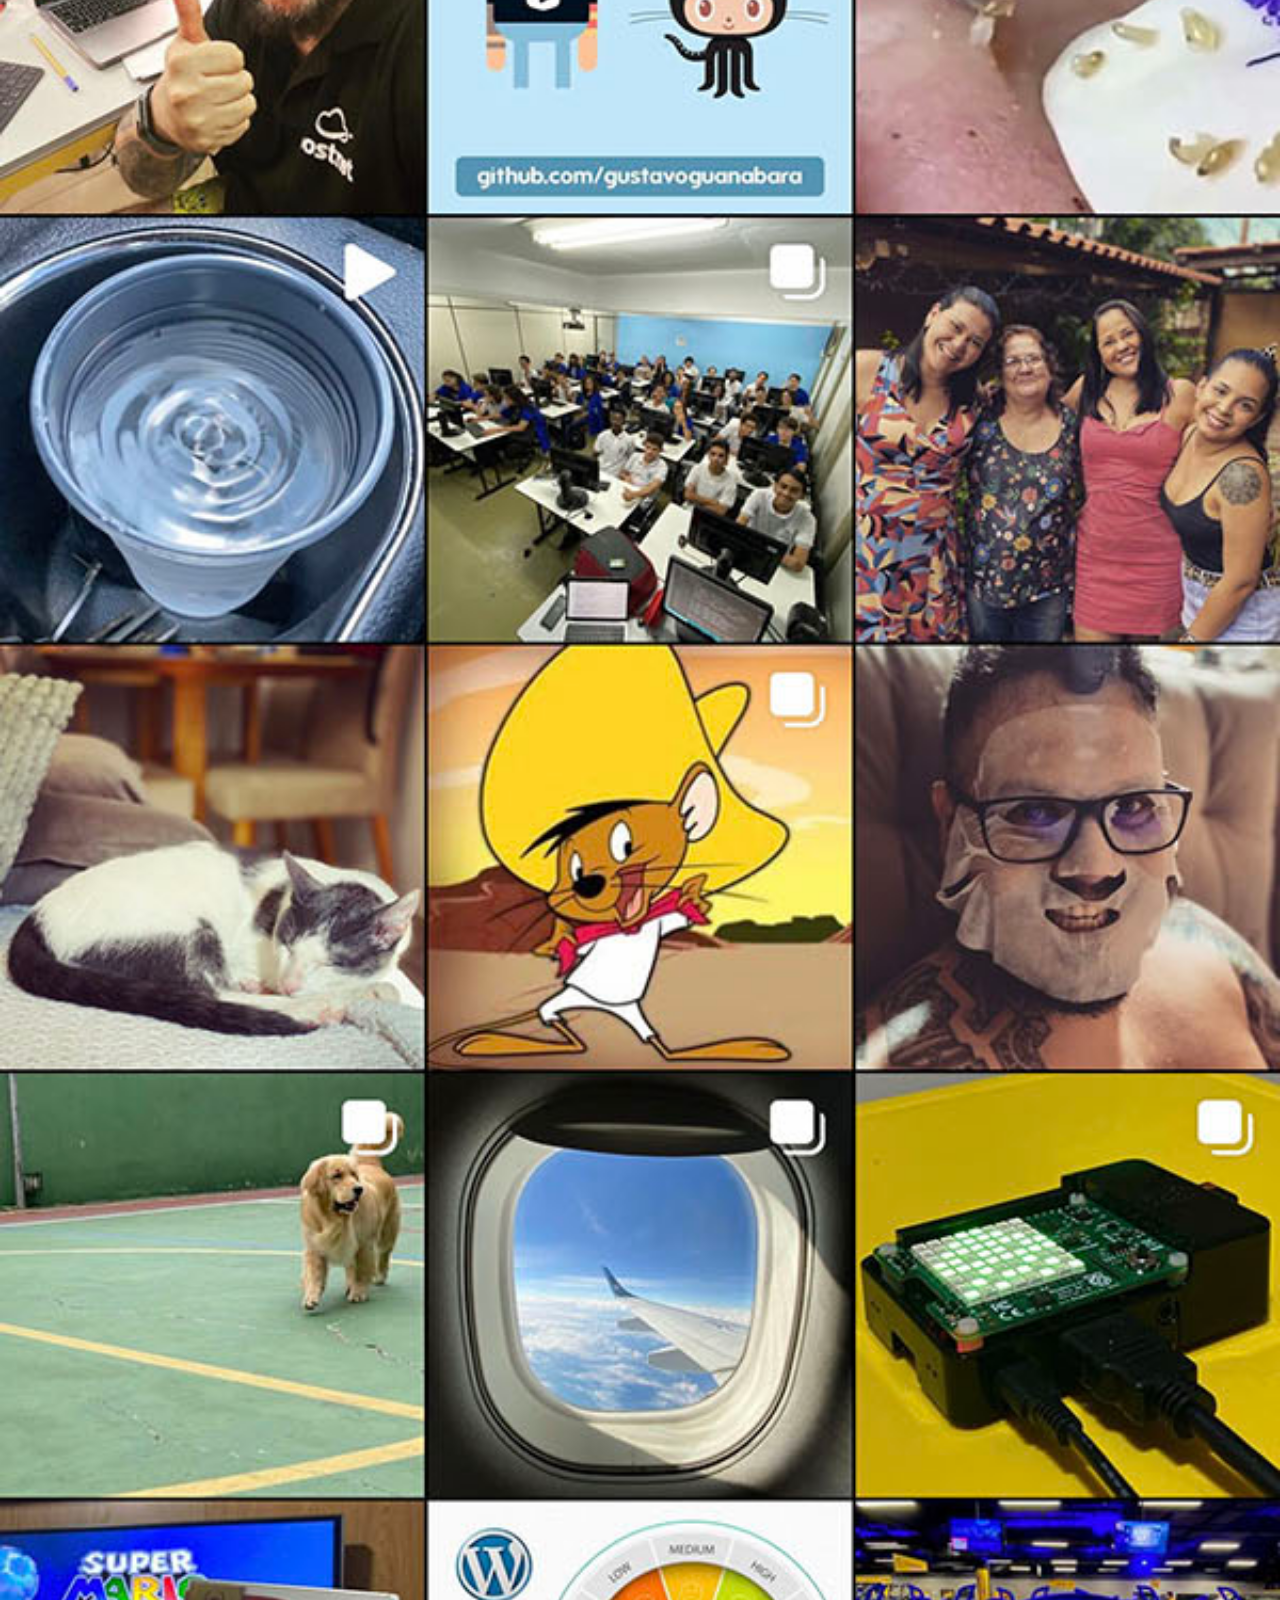
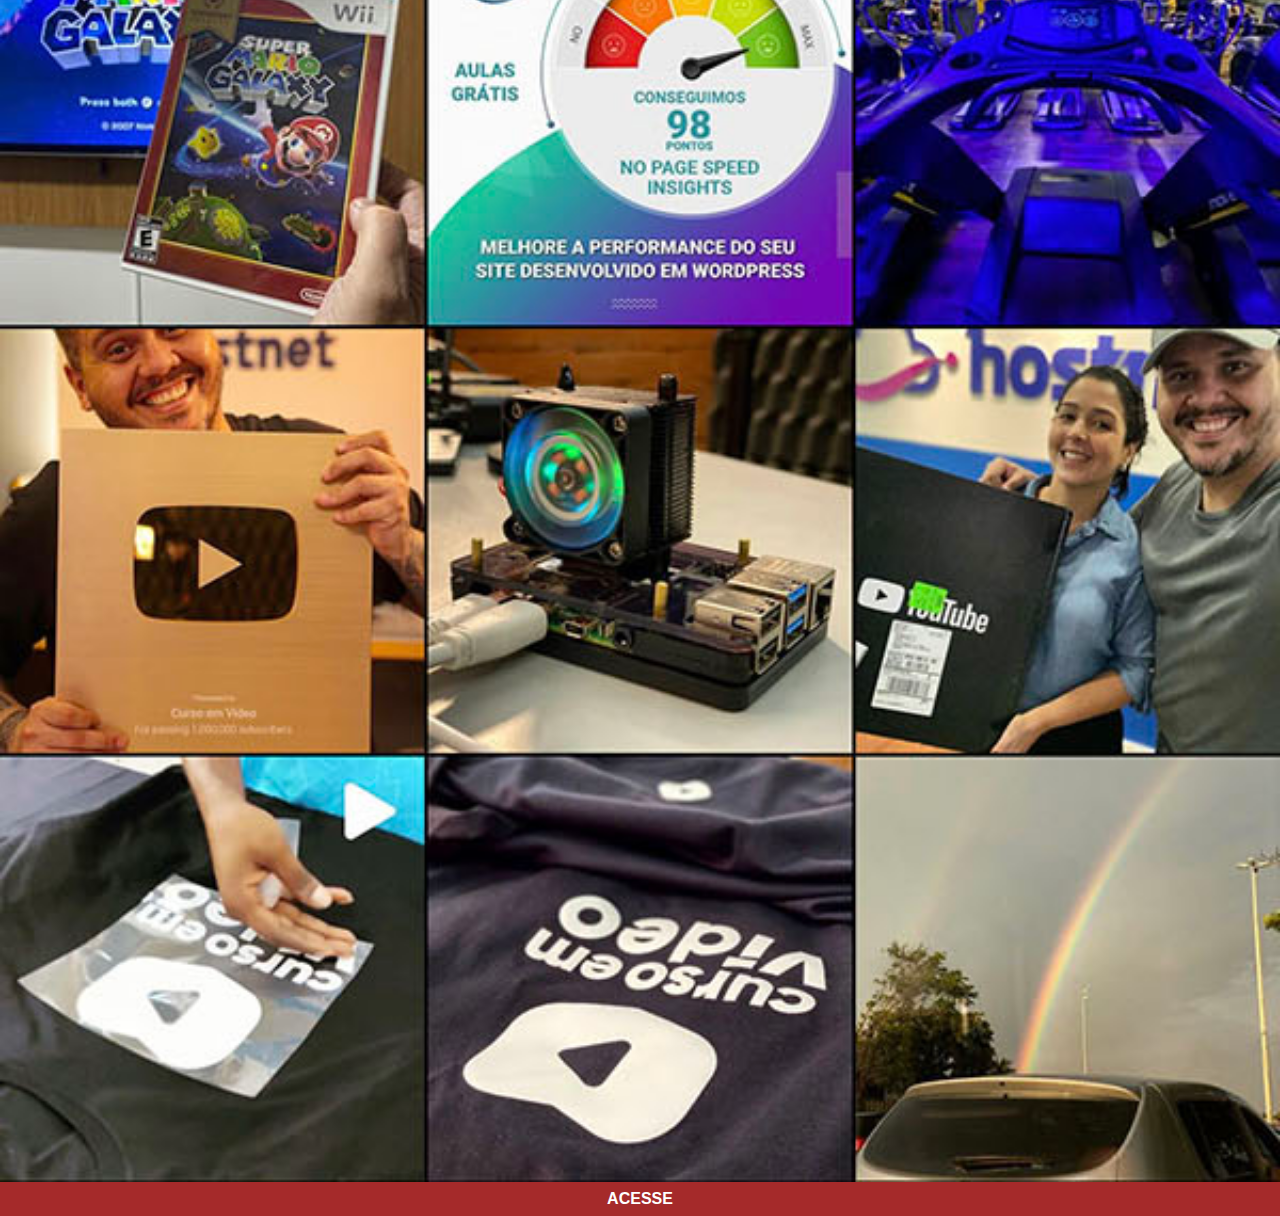
<file: instagram.html>
<!DOCTYPE html>
<html lang="pt-br">
<head>
    <meta charset="UTF-8">
    <meta http-equiv="X-UA-Compatible" content="IE=edge">
    <meta name="viewport" content="width=device-width, initial-scale=1.0">
    <title>Instagram</title>
    <link rel="stylesheet" href="estilos/social.css">
</head>
<body>
    <img src="imagens/tela-instagram.jpg" alt="">
    <a href="https://instagram.com" target="_blank">ACESSE</a>
</body>
</html>
</file>
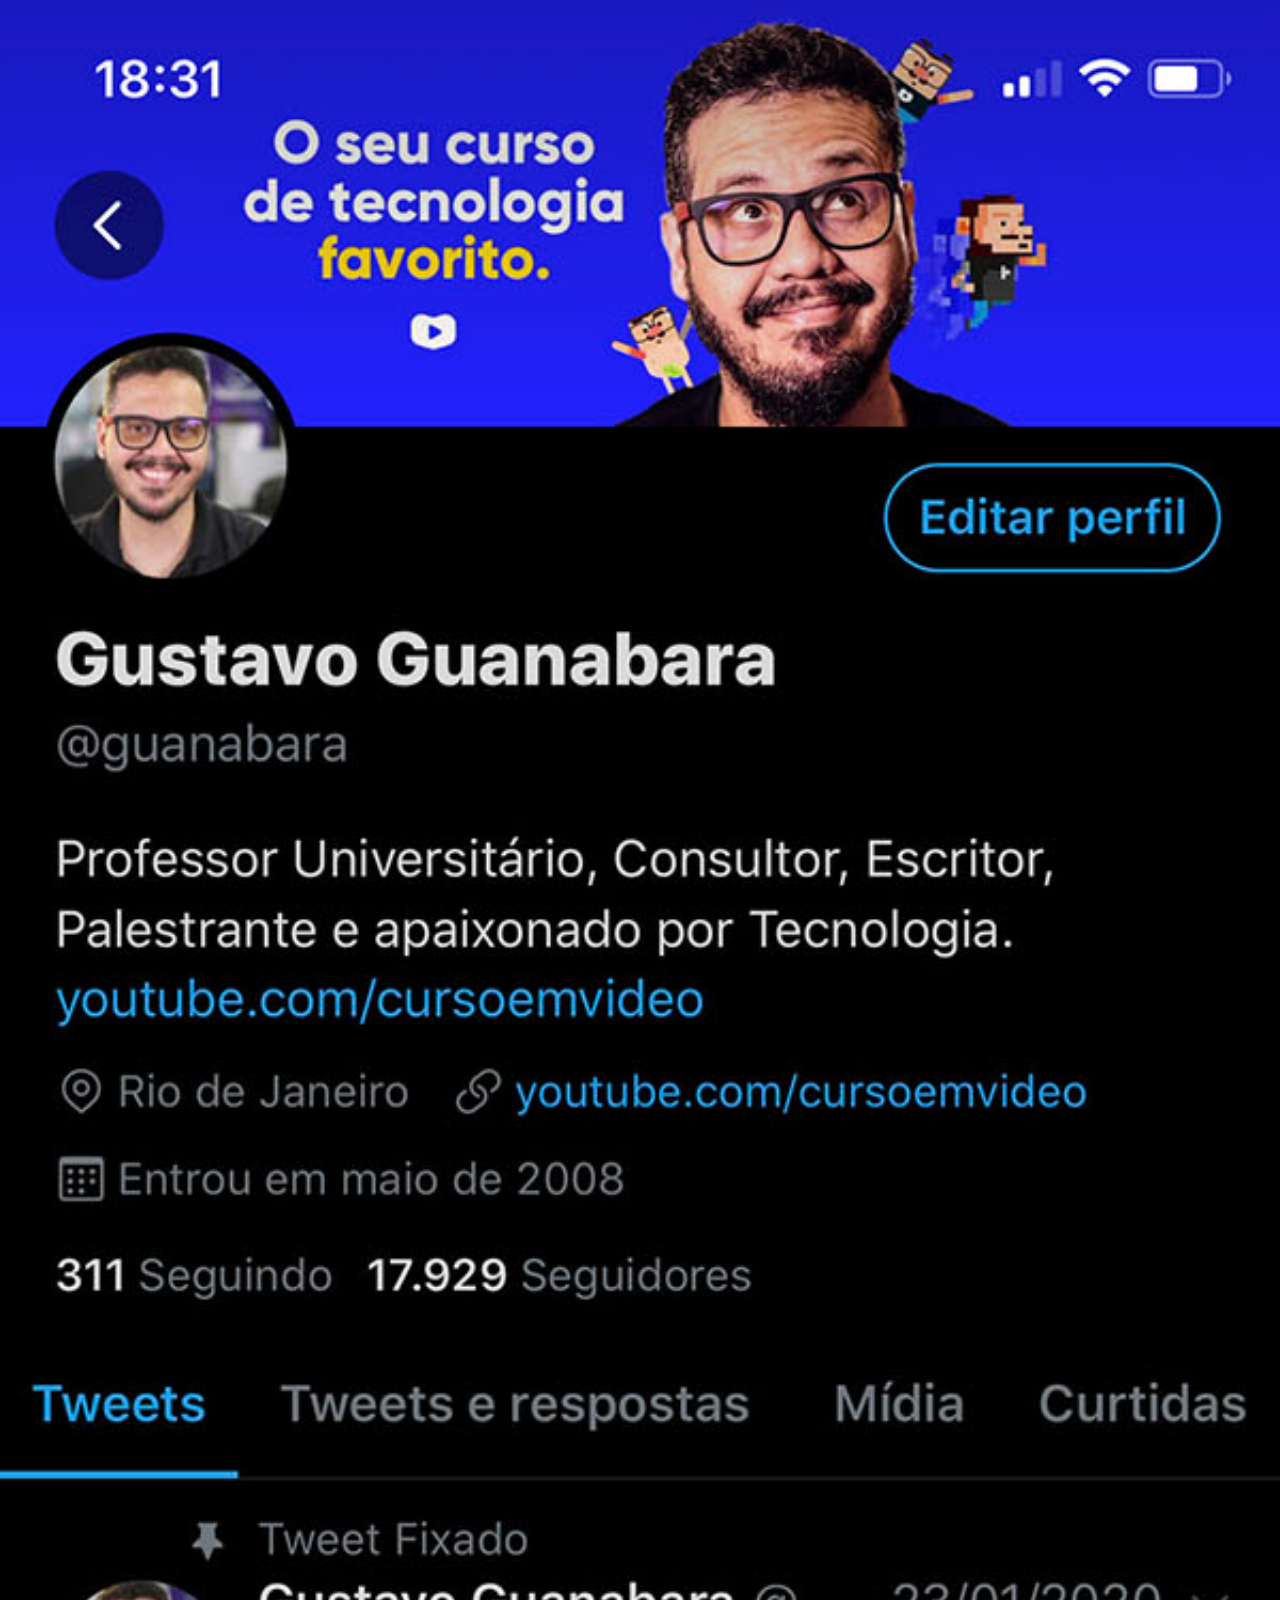
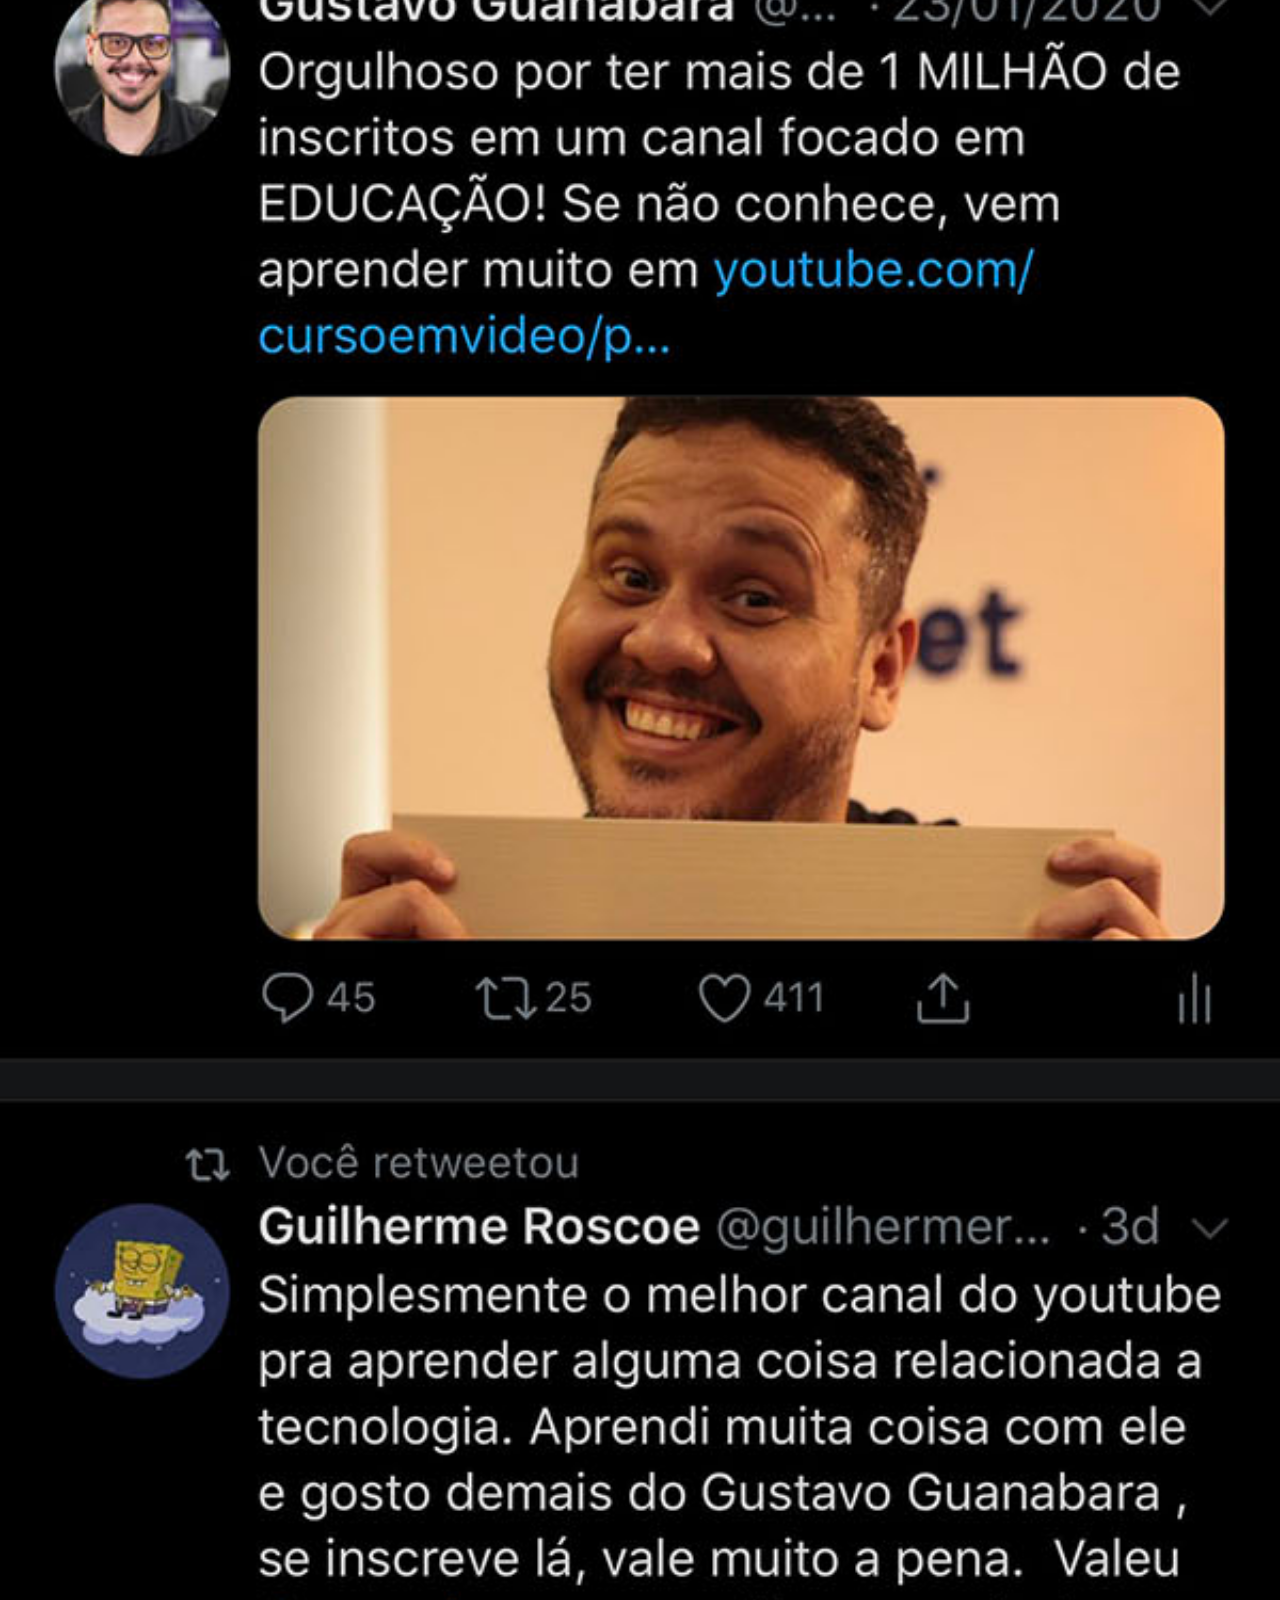
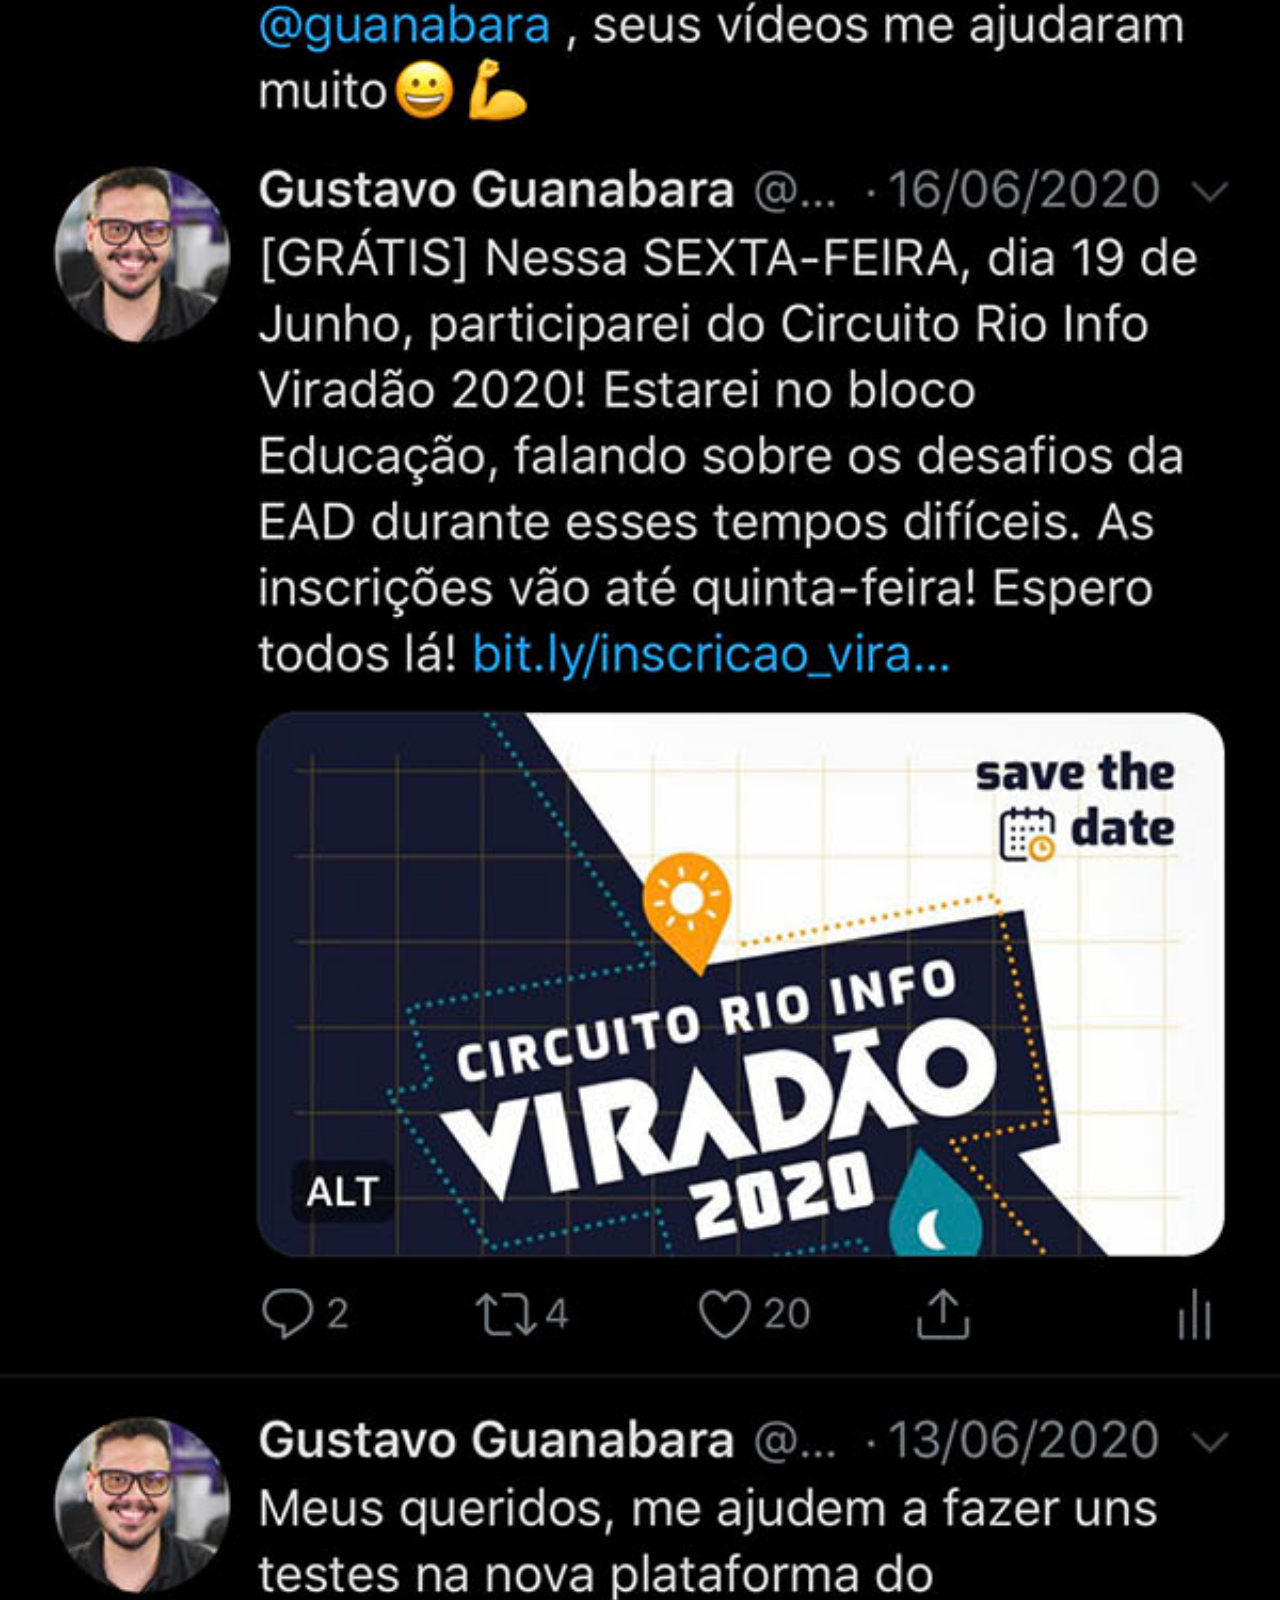
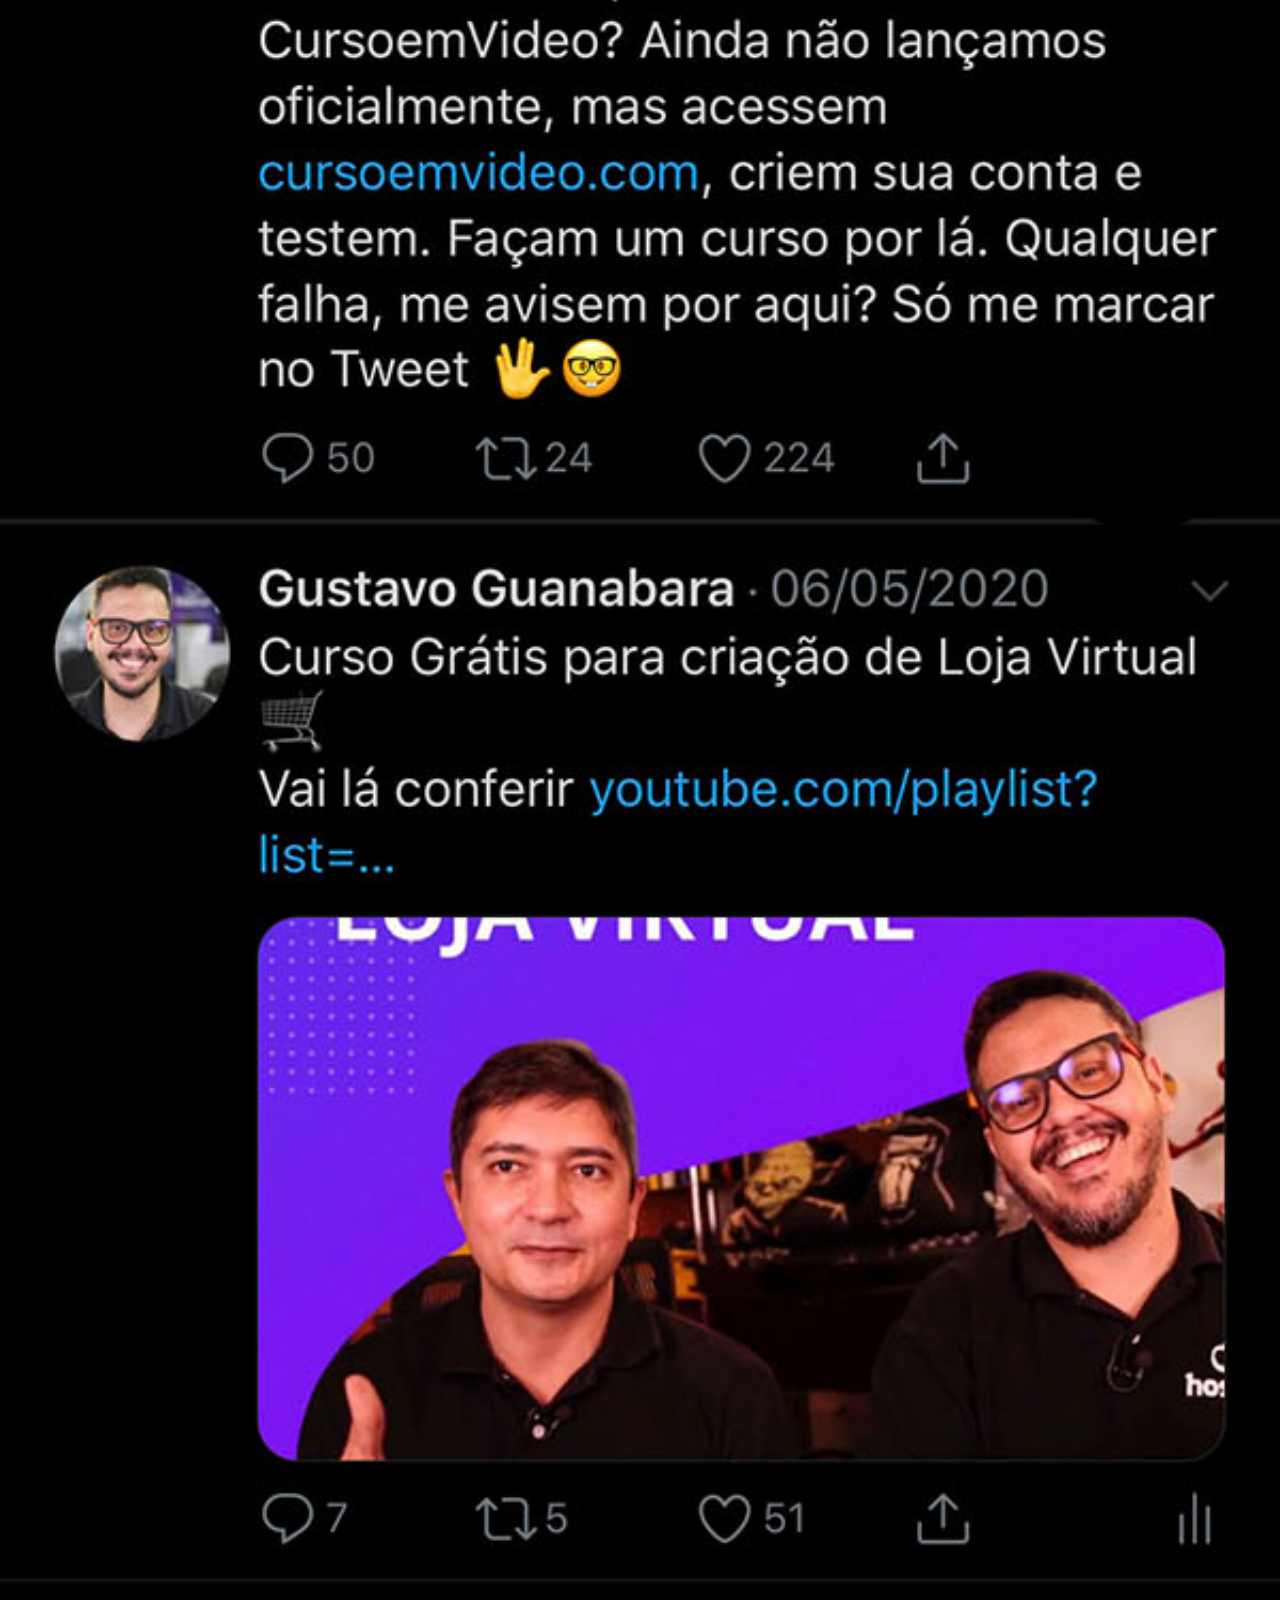
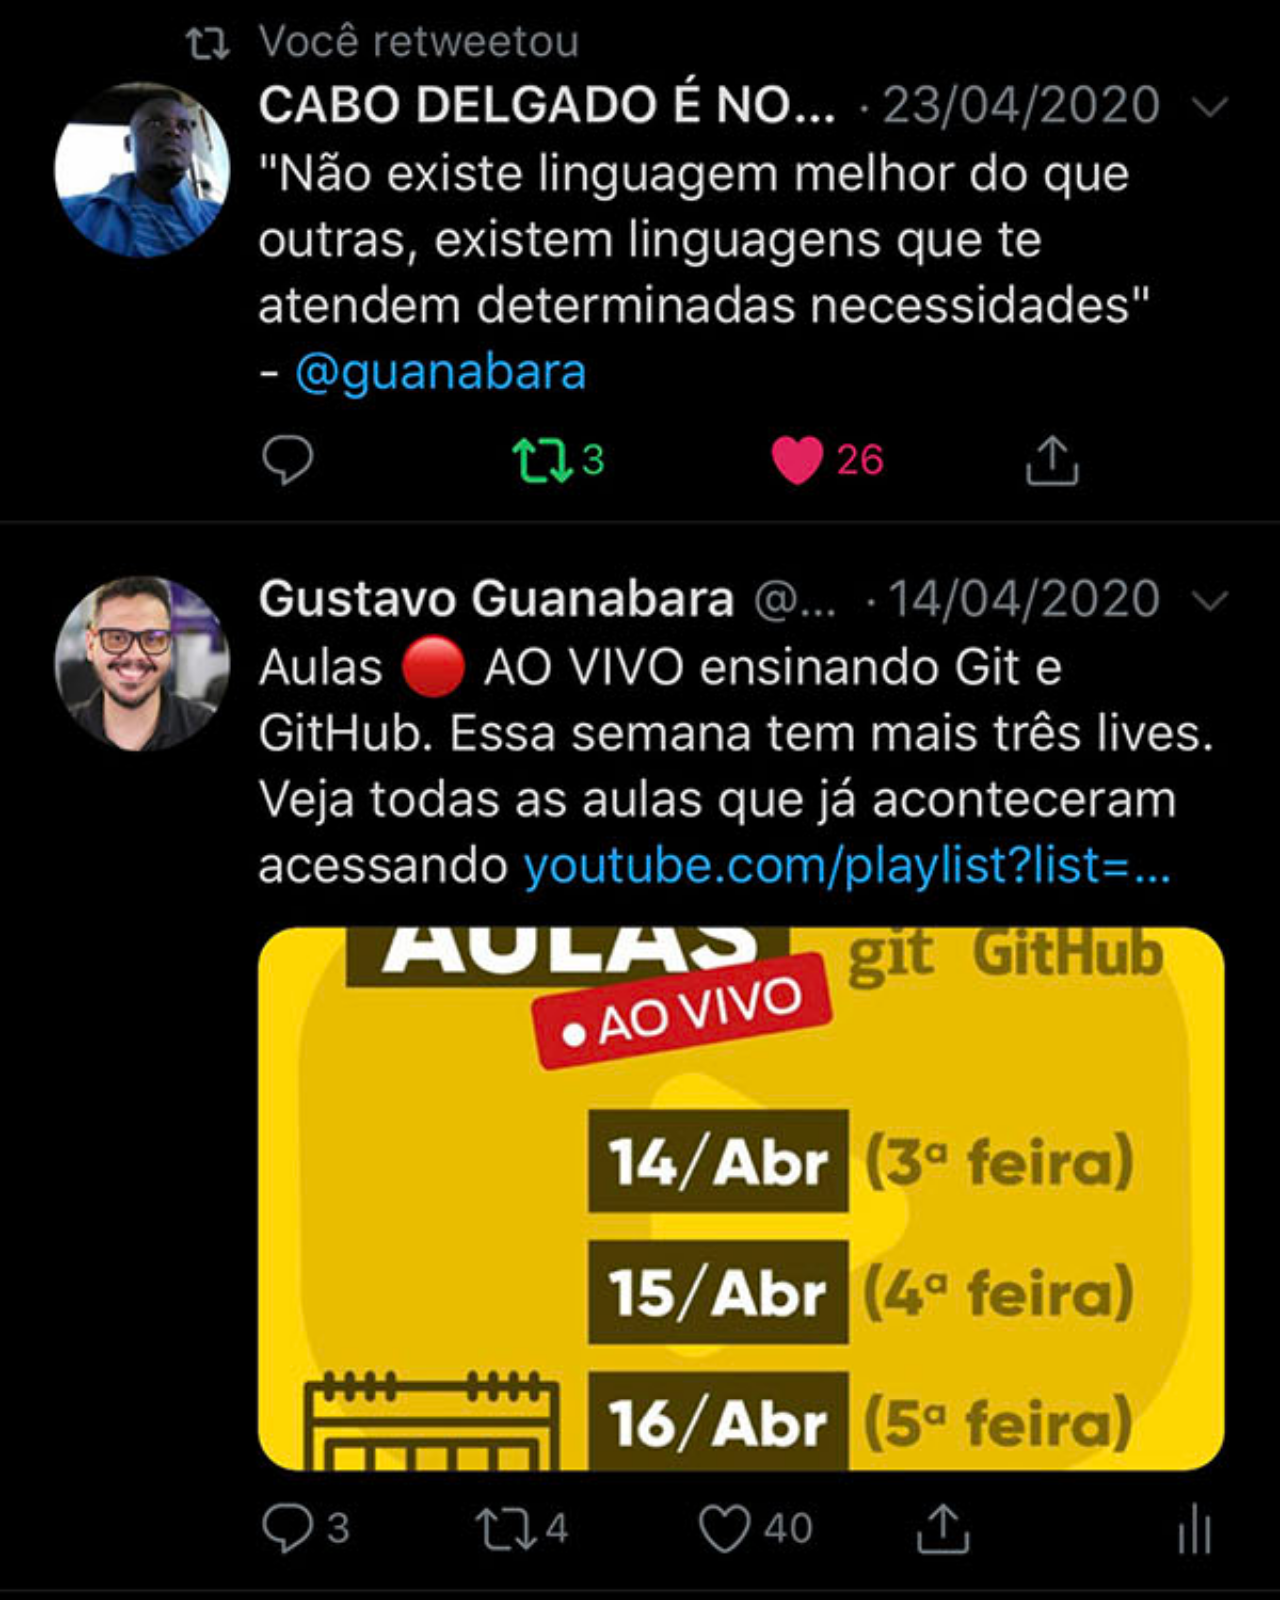
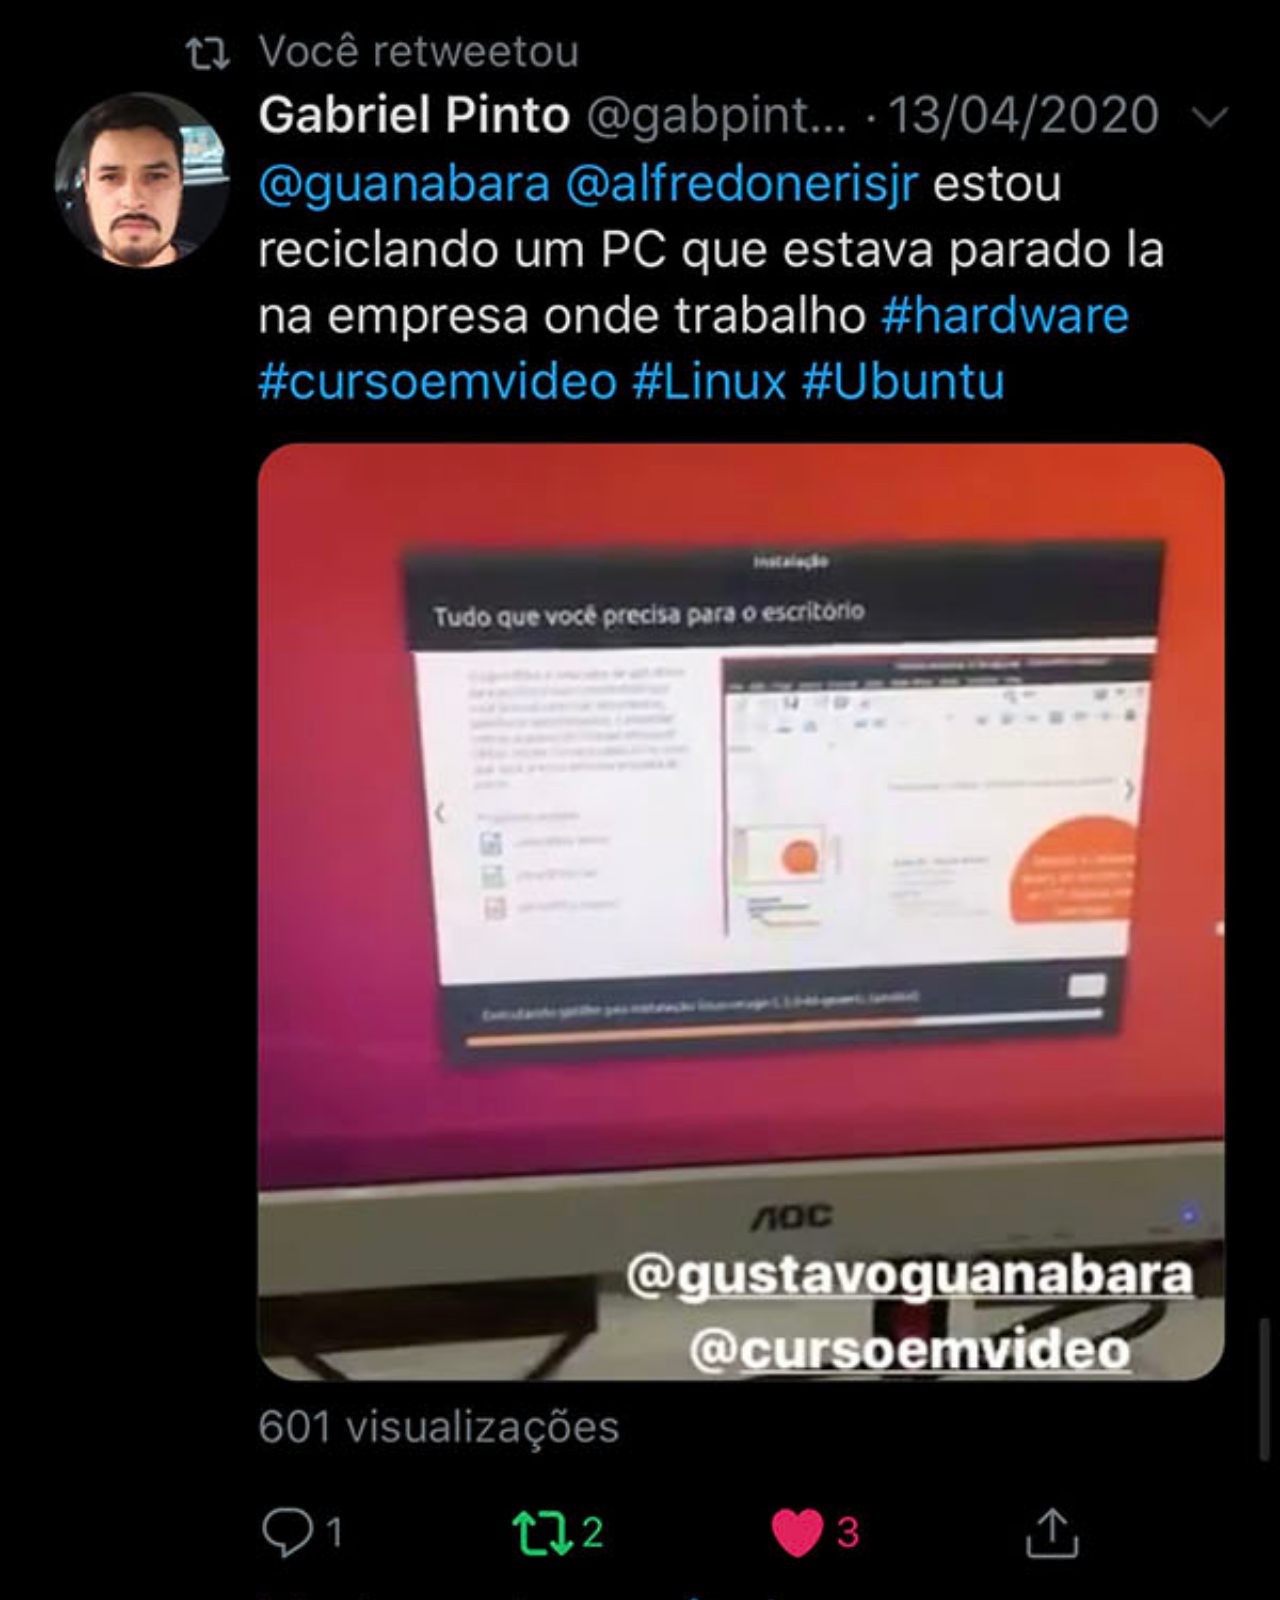
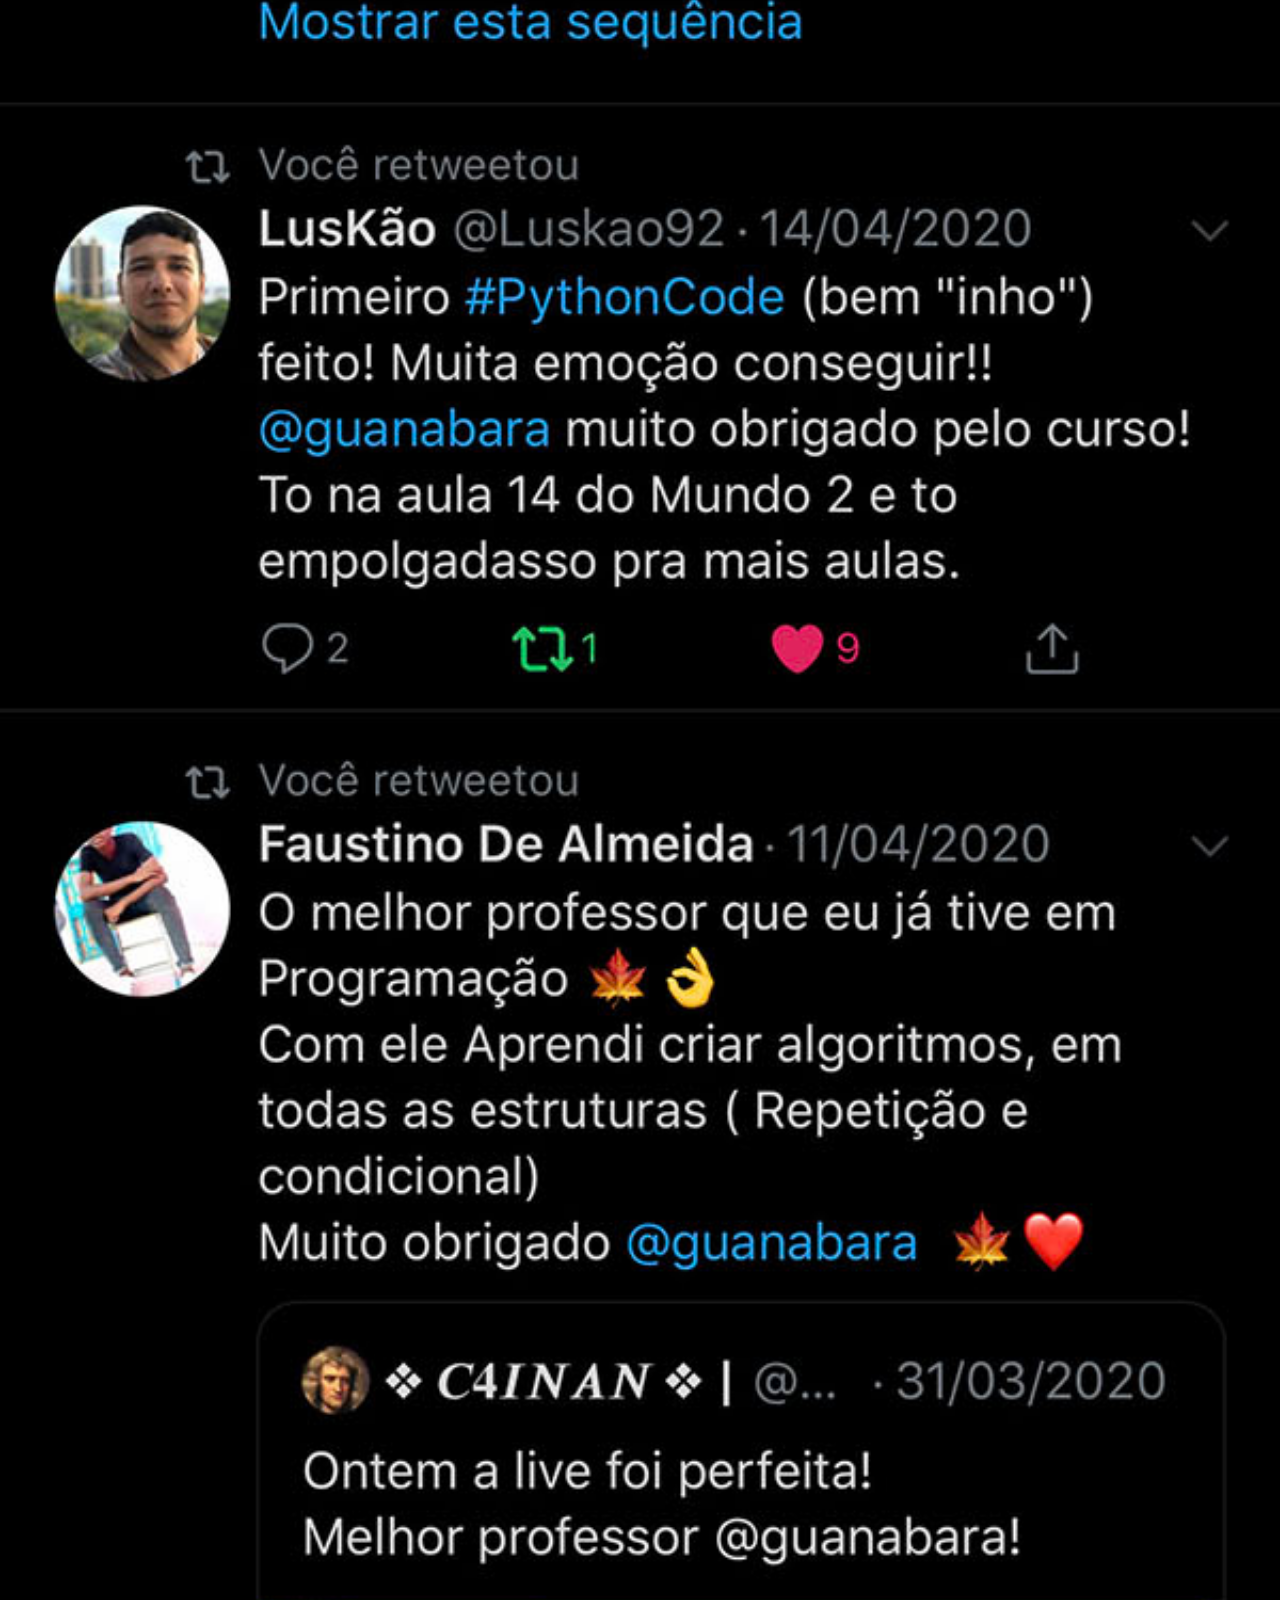
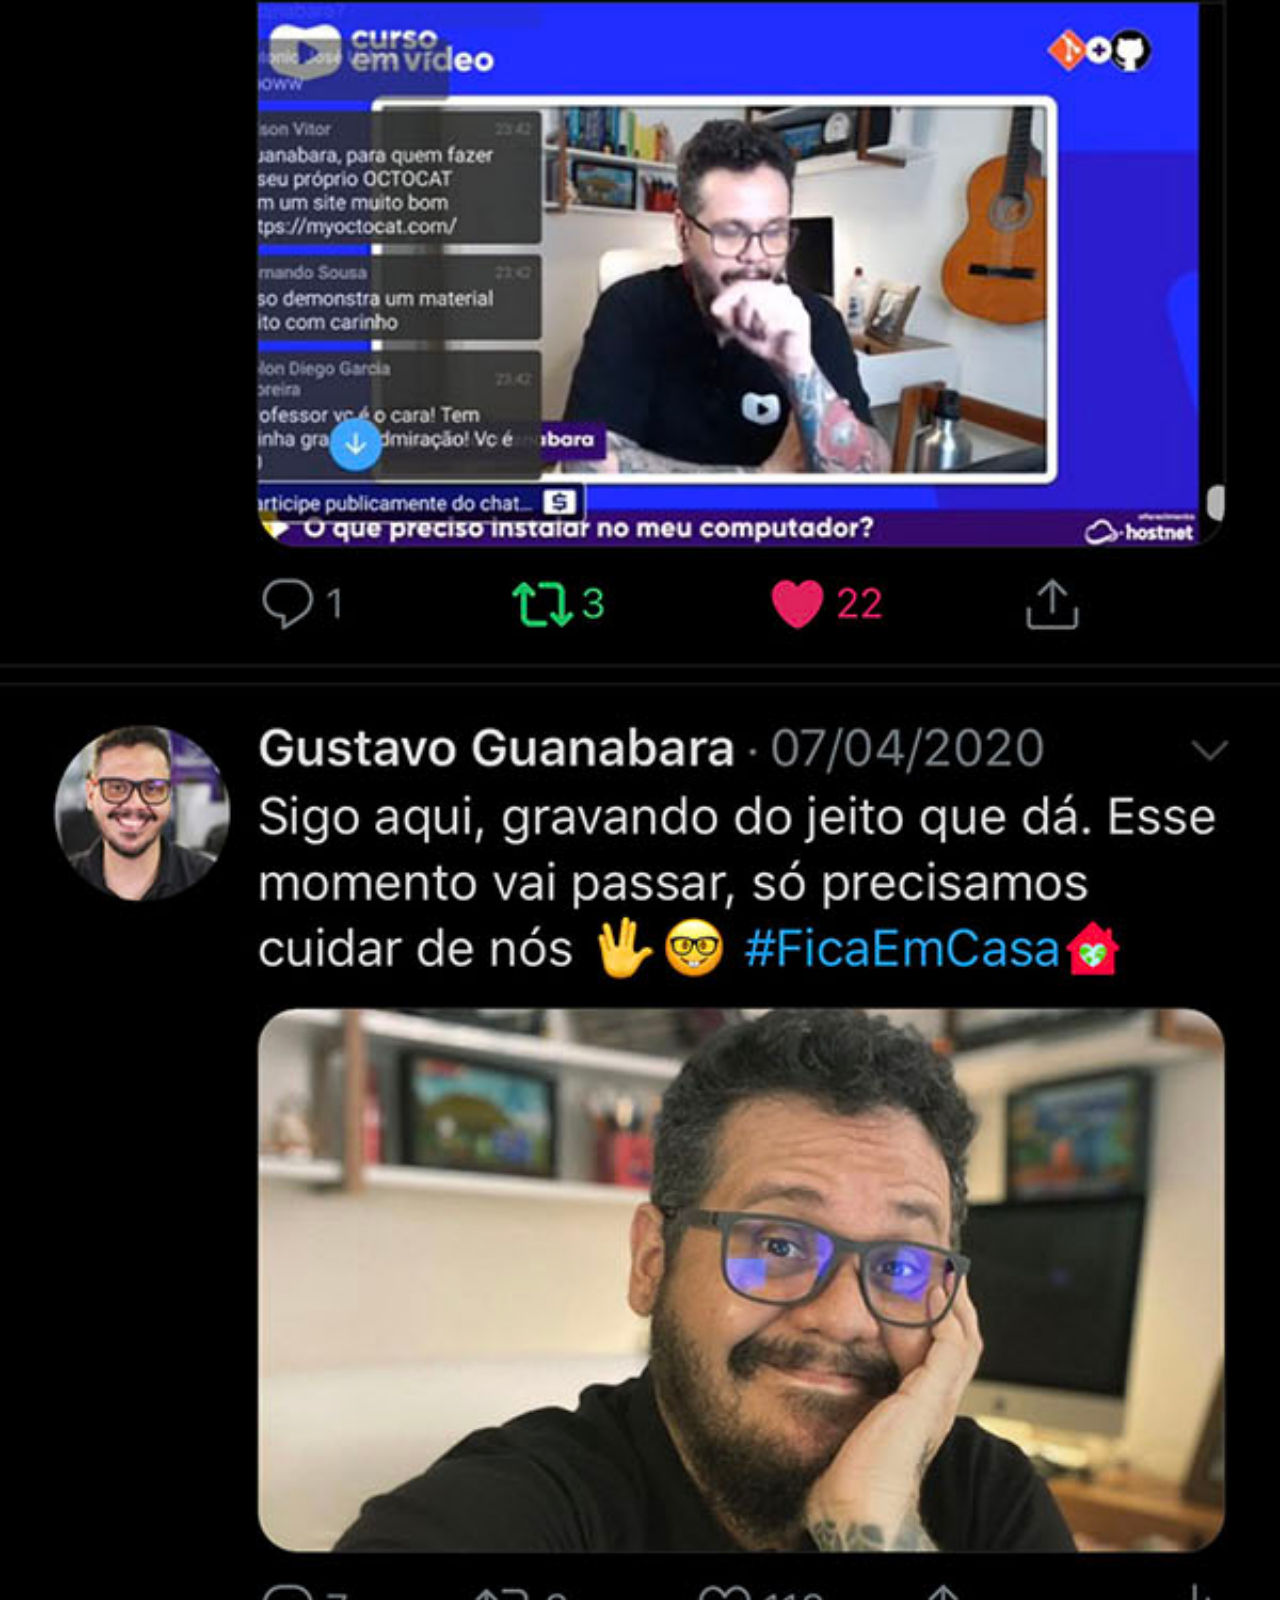
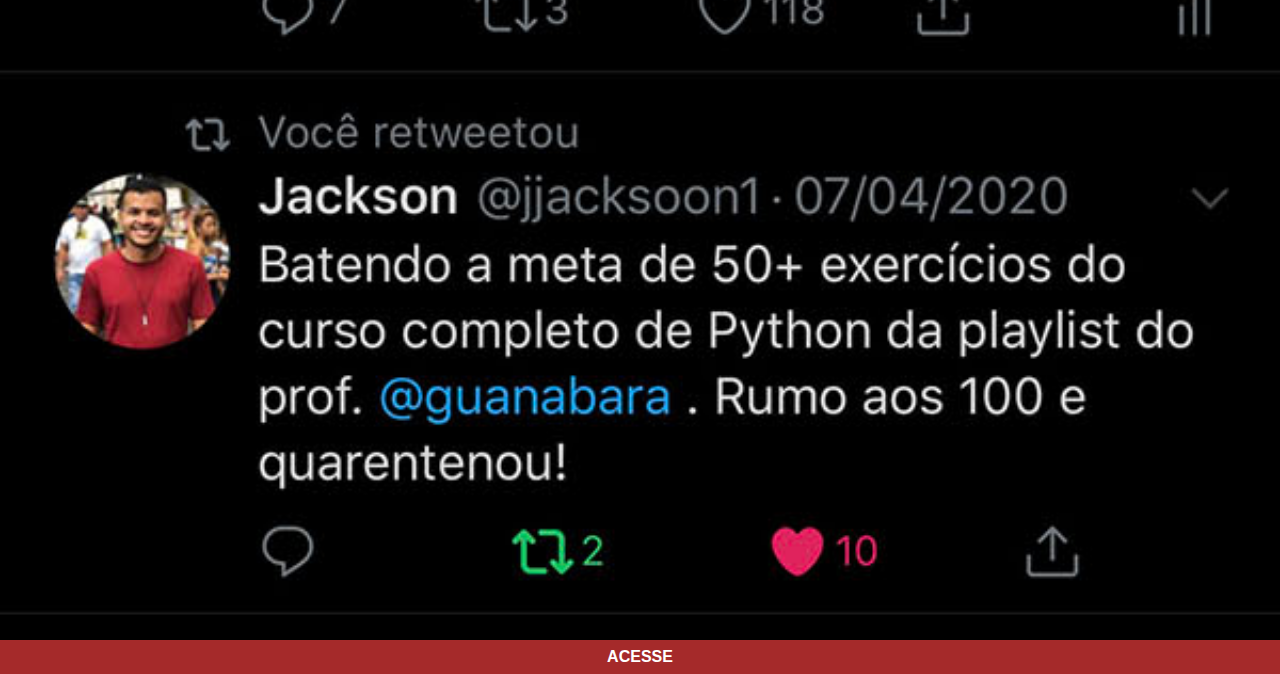
<file: twitter.html>
<!DOCTYPE html>
<html lang="pt-br">
<head>
    <meta charset="UTF-8">
    <meta http-equiv="X-UA-Compatible" content="IE=edge">
    <meta name="viewport" content="width=device-width, initial-scale=1.0">
    <title>Twitter</title>
    <link rel="stylesheet" href="estilos/social.css">
</head>
<body>
    <img src="imagens/tela-twitter.jpg" alt="">
    <a href="https://Twitter.com" target="_blank">ACESSE</a>
</body>
</html>
</file>
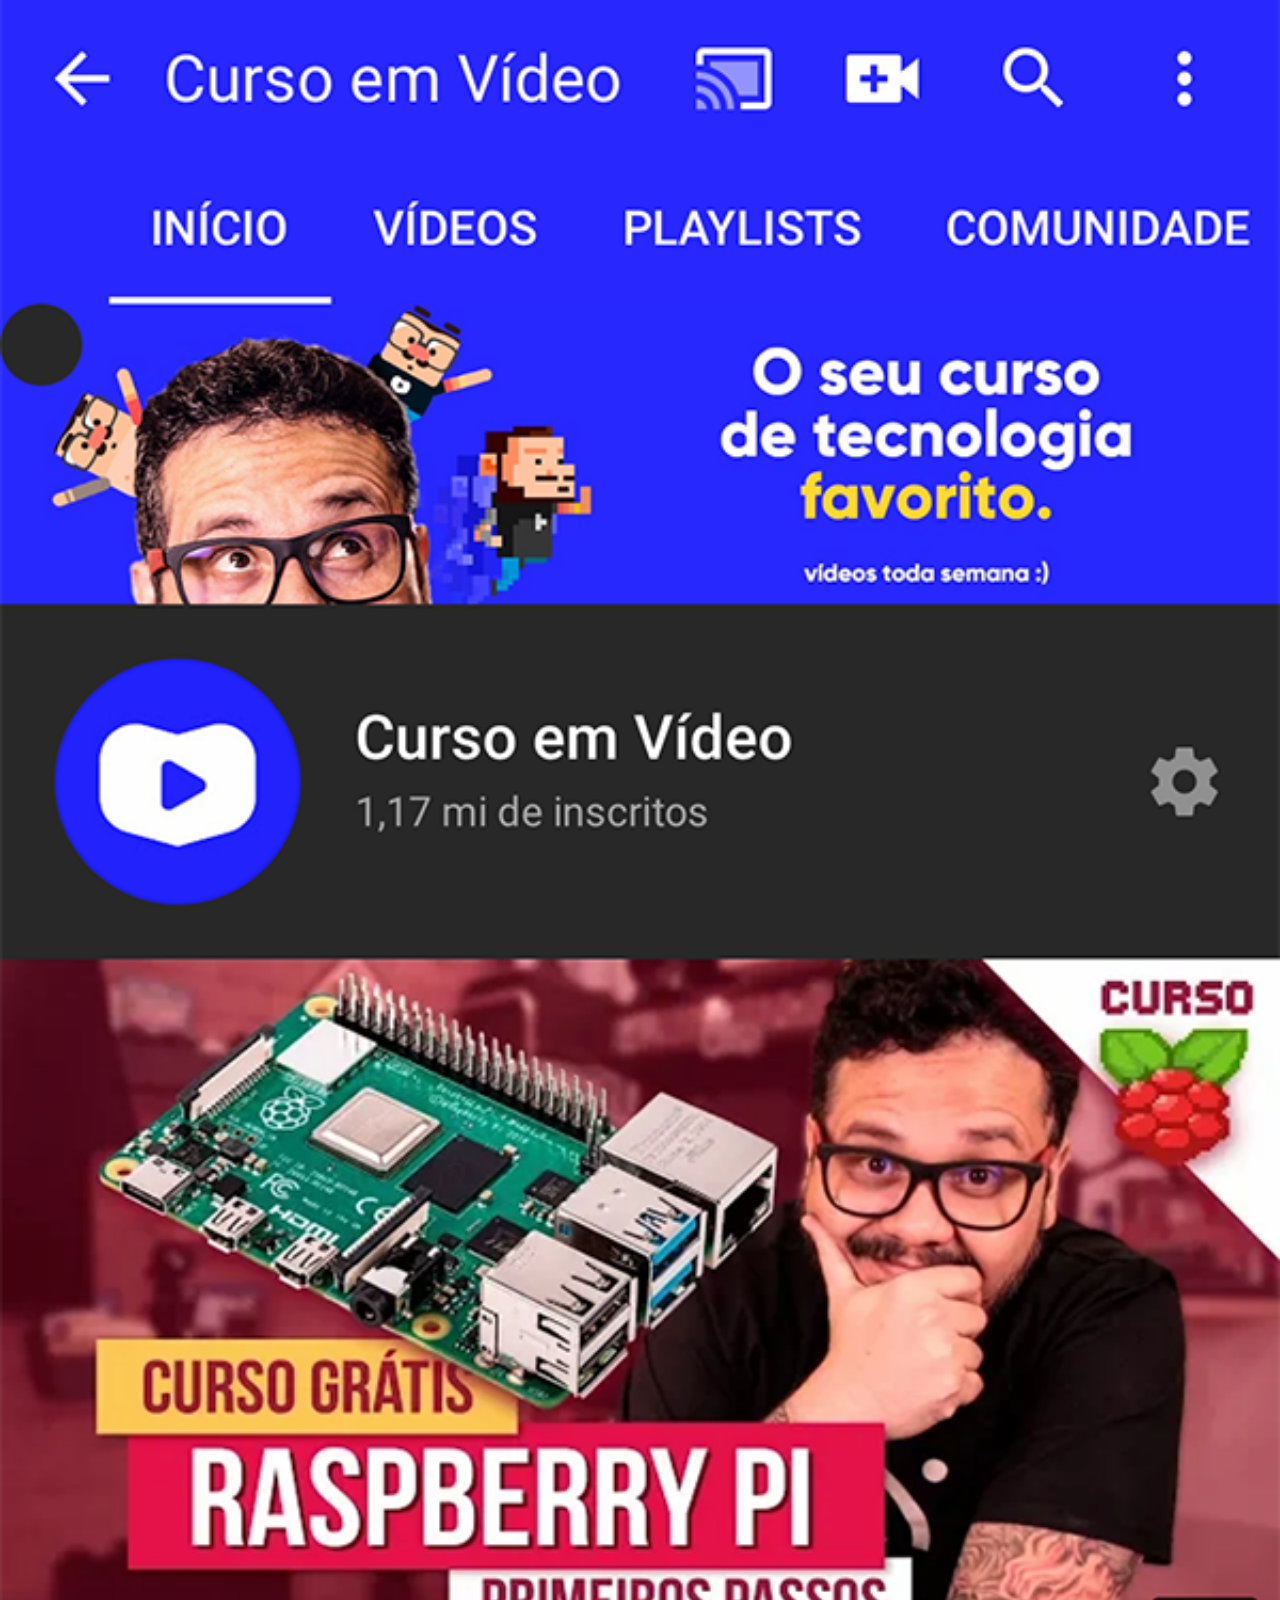
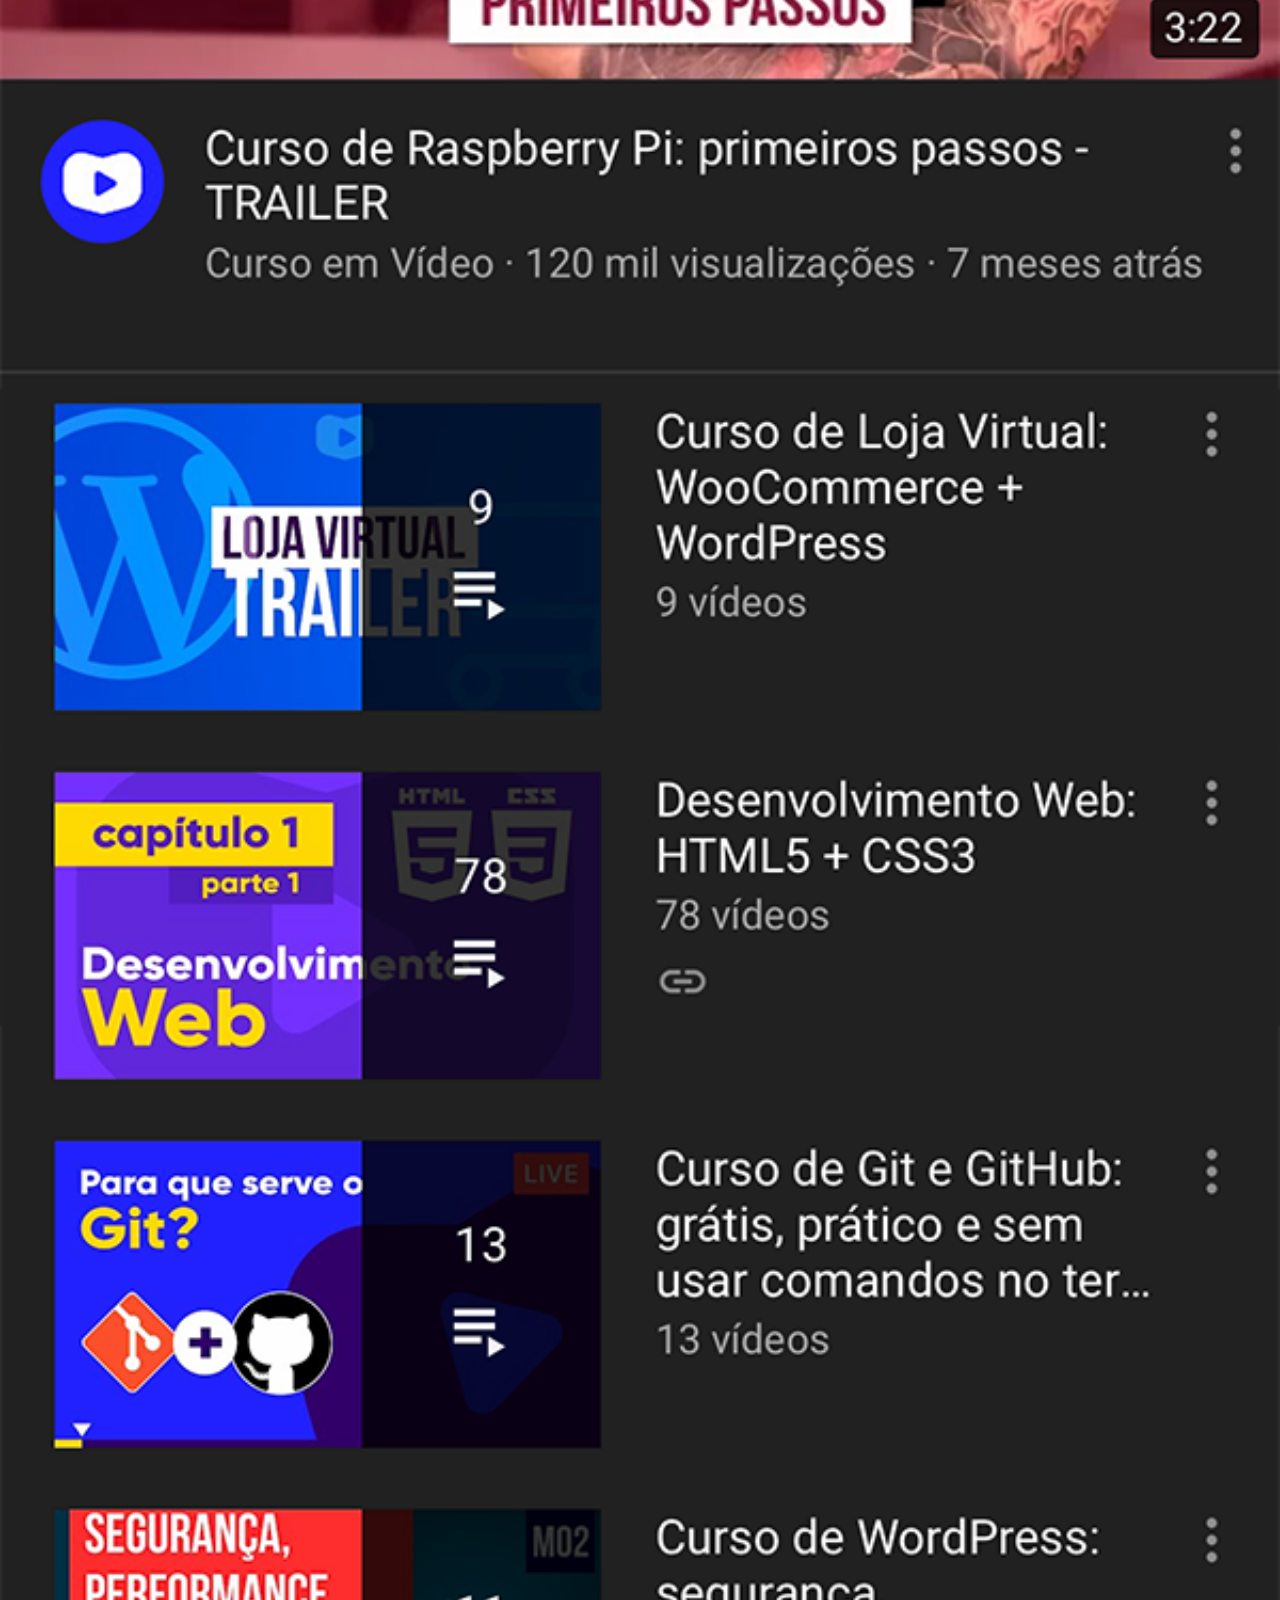
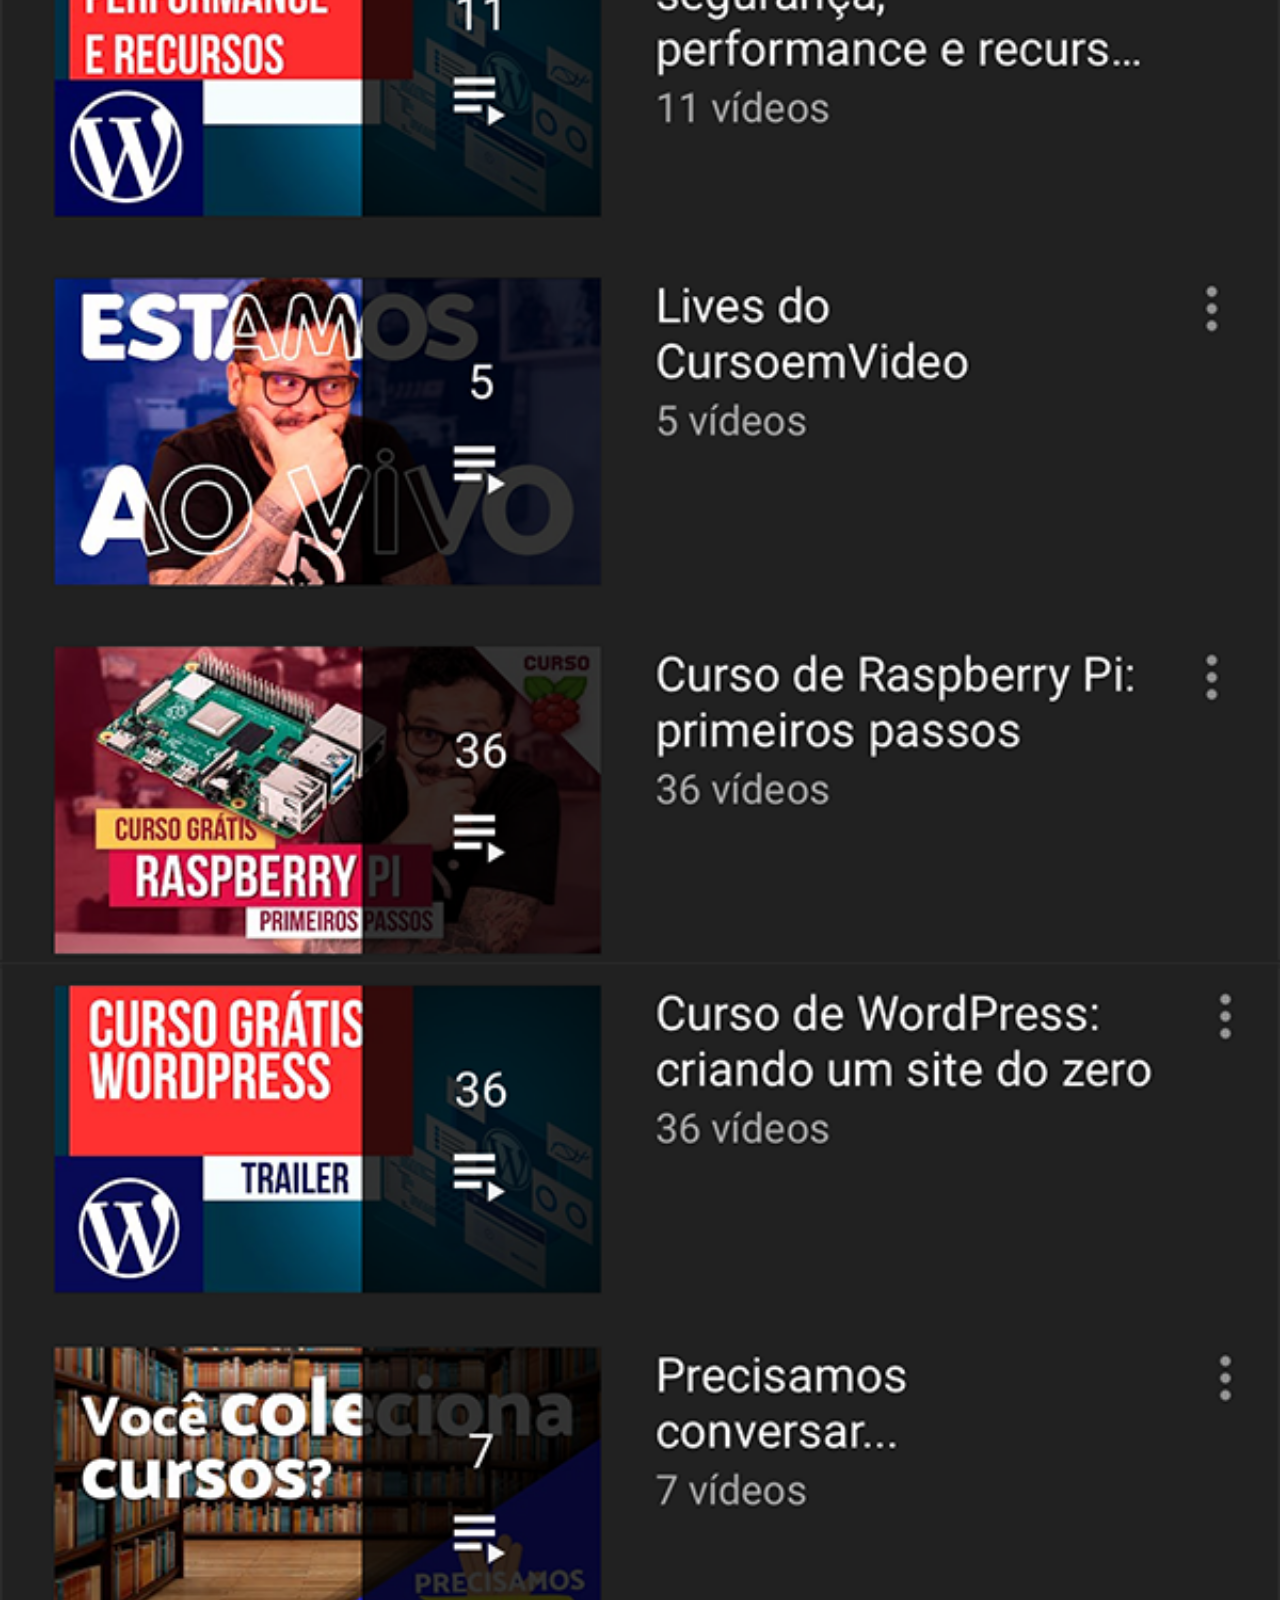
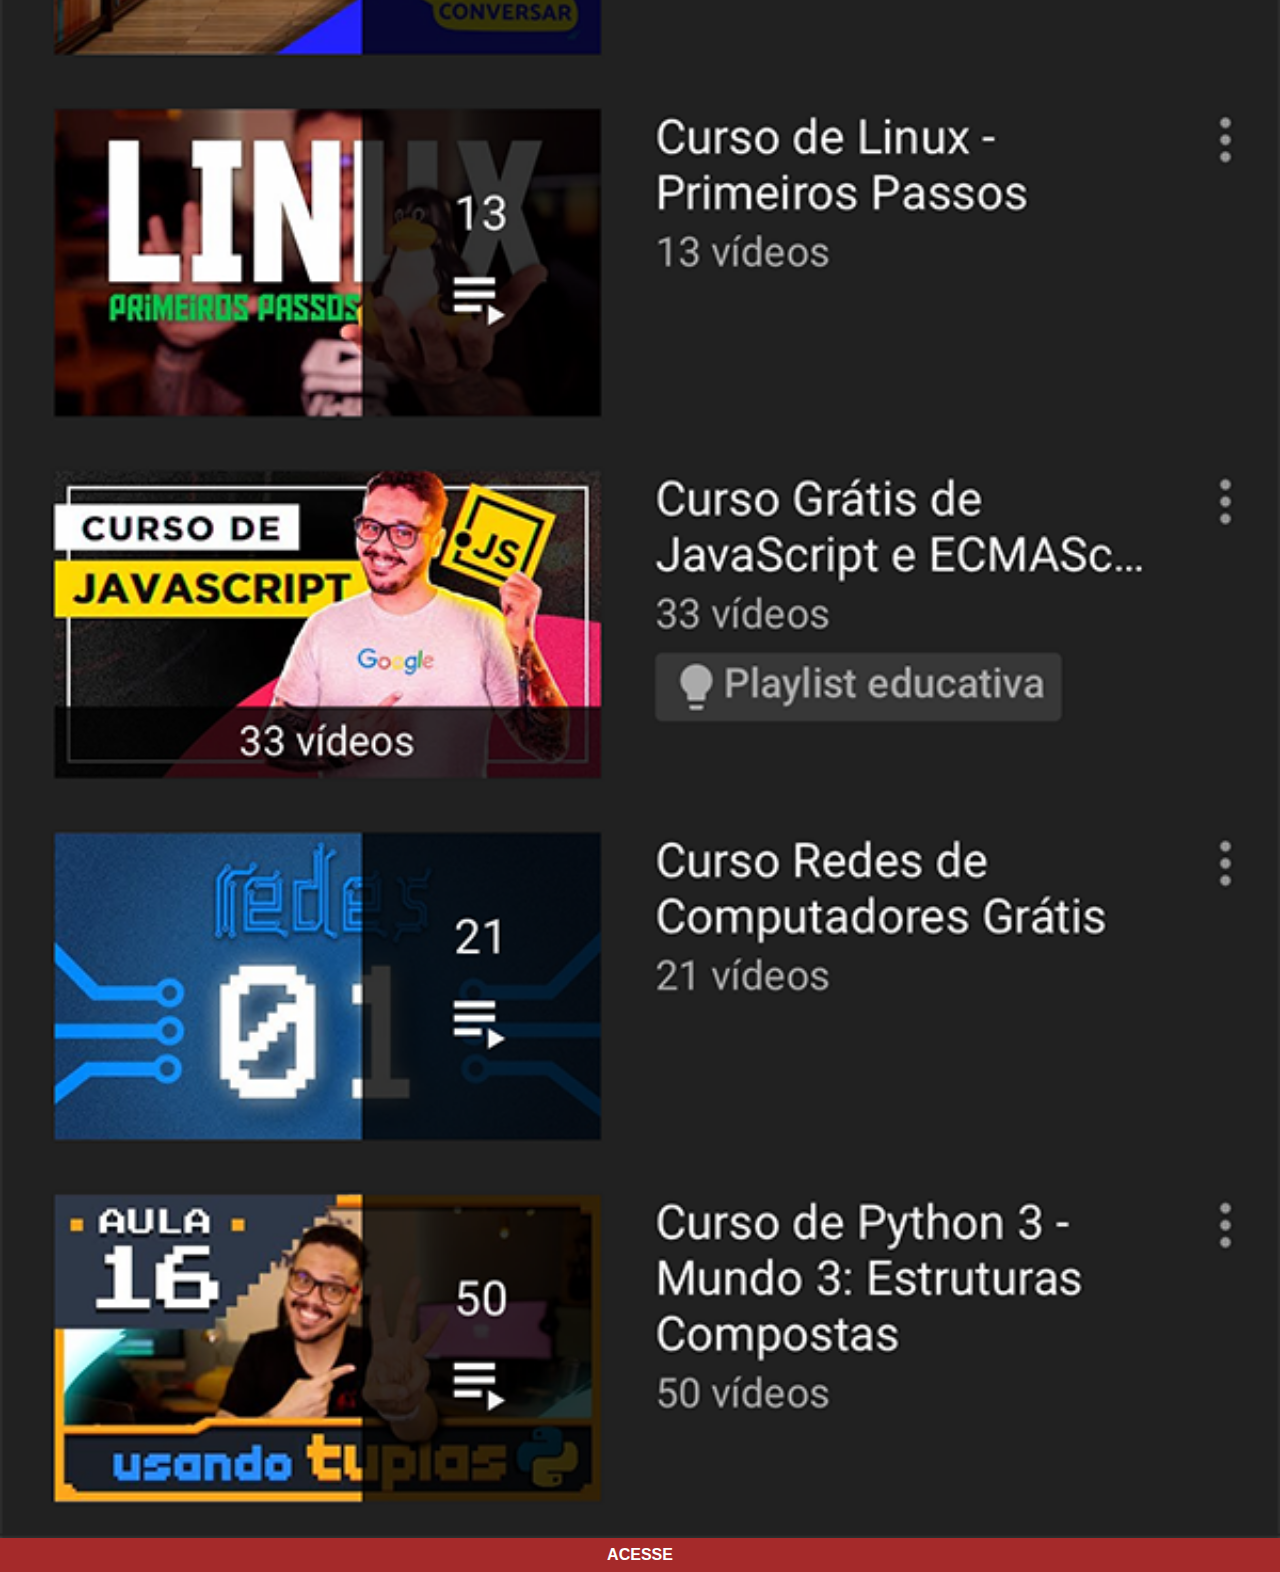
<file: youtube.html>
<!DOCTYPE html>
<html lang="pt-br">
<head>
    <meta charset="UTF-8">
    <meta http-equiv="X-UA-Compatible" content="IE=edge">
    <meta name="viewport" content="width=device-width, initial-scale=1.0">
    <title>YouTube</title>
    <link rel="stylesheet" href="estilos/social.css">
</head>
<body>
    <img src="imagens/tela-youtube.png" alt="">
    <a href="https://youtube.com" target="_blank">ACESSE</a>
</body>
</html>
</file>
<file: estilos/style.css>
@charset "UTF-8";

*{
    margin: 0px;
    padding: 0px;
    font-family: 'Segoe UI', Tahoma, Geneva, Verdana, sans-serif;
}

html, body{
    height: 100vh;
    width: 100vw;
    background-color: black;

}

body{
    background: url('../imagens/fundo-madeira.jpg') no-repeat top center;
    background-size: cover;
    background-attachment: fixed;
    
}

main{
    height: 100vh;
    position: relative;
}

#telefone{
    position: absolute;
    top: 50%;
    left: 50%;
    transform: translate(-50%, -50%);
    height: 627px;
    width: 311px;
    background-image: url('../imagens/frame-iphone.png');
    background-repeat: no-repeat;
    

}

#tela{
    position: relative;
    top: 80px;
    left: 22px;
    height: 471px;
    width: 267px;
    
}

#redes-sociais{
    text-align: right;
    padding: 25px;
    margin-right: 10px;
    
    
}

#redes-sociais img{    
    width: 100px;
    height: 100px;
    margin-bottom: 15px;
    border-radius: 50%;
    box-shadow: 2px 2px 2px rgba(0, 0, 0, 0.404);
    box-sizing: border-box; /*Faz a borda fazer parte da caixa e não empurra os conteúdos externos quando usar o :hover */
    
}

#redes-sociais img:hover{
    border: 2px solid rgb(255, 255, 255);
    box-shadow: 5px 5px 10px rgba(0, 0, 0, 0.568);
    transform: translate(-5px, -5px);
    transition: 200ms;
    
}
</file>
<file: estilos/social.css>
@charset "UTF-8";

*{
    padding: 0;
    margin: 0;
    font-family: 'Segoe UI', Tahoma, Geneva, Verdana, sans-serif;
  }


  /*webkit seve para esconder a barra de rolagem com essa config*/
  ::-webkit-scrollbar{
    width: 0;
    height: 0;
  }

  img{
    width: 100vw;
    
  }

  a{
    background-color: brown;
    color: white;
    display: block;
    padding: 8px;
    margin-top: -4px;        
    text-align: center;
    text-decoration: none;
    font-weight: bold;        
  }
  
  a:hover{
    background-color: red;
  }
</file>
